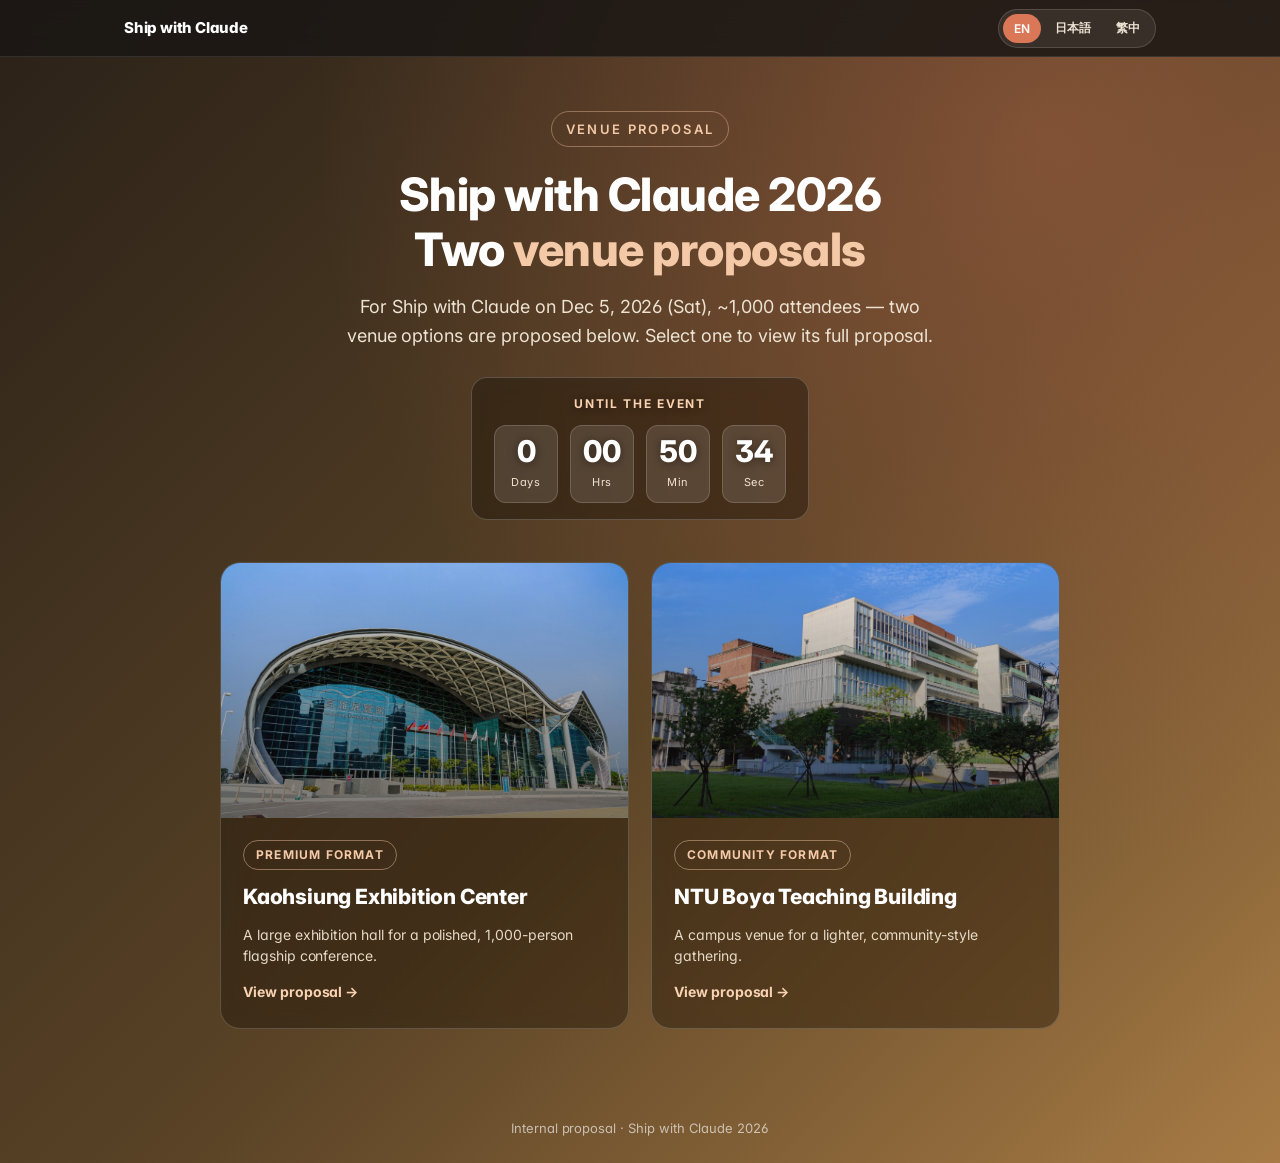
<file: index.html>
<!DOCTYPE html>
<html lang="en">
<head>
<meta charset="UTF-8">
<meta name="viewport" content="width=device-width, initial-scale=1.0, viewport-fit=cover">
<meta name="theme-color" content="#1A1714">
<meta name="robots" content="noindex, nofollow">
<title>Ship with Claude 2026 · Venue Proposals</title>
<meta name="description" content="Ship with Claude 2026 — choose your event format: a premium flagship conference at Kaohsiung Exhibition Center, or a community-style gathering at NTU Boya Teaching Building.">
<link rel="preconnect" href="https://fonts.googleapis.com">
<link rel="preconnect" href="https://fonts.gstatic.com" crossorigin>
<link rel="stylesheet" href="https://fonts.googleapis.com/css2?family=Inter:wght@400;500;600;700;800&display=swap">
<link rel="icon" type="image/x-icon" href="images/claude-favicon.ico">
<link rel="icon" type="image/png" href="images/claude-icon.png">
<link rel="apple-touch-icon" href="images/claude-icon.png">
<link rel="stylesheet" href="css/styles.css">
</head>
<body>

<div class="chooser">

  <nav class="topnav" id="top">
    <div class="wrap topnav-inner">
      <a class="brand" href="#top">Ship with Claude</a>
      <div style="flex:1 1 auto"></div>
      <div class="langbar">
        <button class="langbtn" data-l="en" onclick="setLang('en')"><span class="lg-full">EN</span><span class="lg-mini">EN</span></button>
        <button class="langbtn" data-l="ja" onclick="setLang('ja')"><span class="lg-full">日本語</span><span class="lg-mini">日</span></button>
        <button class="langbtn" data-l="zh" onclick="setLang('zh')"><span class="lg-full">繁中</span><span class="lg-mini">繁</span></button>
      </div>
    </div>
  </nav>

  <main class="chooser-main">
    <span class="eyebrow" data-i18n="eyebrow">Venue Proposal</span>
    <h1 data-i18n-html="h1">Ship with Claude 2026<br>Two <span>venue proposals</span></h1>
    <p class="chooser-lead" data-i18n="lead">For Ship with Claude on Dec 5, 2026 (Sat), ~1,000 attendees — two venue options are proposed below. Select one to view its full proposal.</p>

    <div class="countdown" id="countdown" aria-live="polite">
      <span class="cd-label" data-i18n="cd_label">Until the event</span>
      <div class="cd-units">
        <div class="cd-unit"><b id="cdD">--</b><small data-i18n="cd_d">Days</small></div>
        <div class="cd-unit"><b id="cdH">--</b><small data-i18n="cd_h">Hrs</small></div>
        <div class="cd-unit"><b id="cdM">--</b><small data-i18n="cd_m">Min</small></div>
        <div class="cd-unit"><b id="cdS">--</b><small data-i18n="cd_s">Sec</small></div>
      </div>
    </div>

    <div class="choices">
      <a class="choice" href="kaohsiung.html">
        <div class="choice-thumb" style="background-image:url('images/00-hero-kaohsiung.jpg')"></div>
        <div class="choice-body">
          <span class="choice-tag" data-i18n="tagA">Premium format</span>
          <span class="choice-title" data-i18n="titleA">Kaohsiung Exhibition Center</span>
          <span class="choice-desc" data-i18n="descA">A large exhibition hall for a polished, 1,000-person flagship conference.</span>
          <span class="choice-cta" data-i18n="ctaA">View proposal →</span>
        </div>
      </a>
      <a class="choice" href="ntu.html">
        <div class="choice-thumb" style="background-image:url('images/ntu/00-hero-ntu.jpg')"></div>
        <div class="choice-body">
          <span class="choice-tag" data-i18n="tagB">Community format</span>
          <span class="choice-title" data-i18n="titleB">NTU Boya Teaching Building</span>
          <span class="choice-desc" data-i18n="descB">A campus venue for a lighter, community-style gathering.</span>
          <span class="choice-cta" data-i18n="ctaB">View proposal →</span>
        </div>
      </a>
    </div>
  </main>

  <div class="chooser-foot" data-i18n="foot">Internal proposal · Ship with Claude 2026</div>

</div>

<script>
// 選擇頁自帶迷你多語系（EN / 日本語 / 繁中，預設 EN），與內頁共用 localStorage.forumLang。
const I18N_CHOOSE = {
  en:{
    eyebrow:"Venue Proposal",
    h1:`Ship with Claude 2026<br>Two <span>venue proposals</span>`,
    lead:"For Ship with Claude on Dec 5, 2026 (Sat), ~1,000 attendees — two venue options are proposed below. Select one to view its full proposal.",
    cd_label:"Until the event",cd_d:"Days",cd_h:"Hrs",cd_m:"Min",cd_s:"Sec",
    tagA:"Premium format",titleA:"Kaohsiung Exhibition Center",
    descA:"A large exhibition hall for a polished, 1,000-person flagship conference.",ctaA:"View proposal →",
    tagB:"Community format",titleB:"NTU Boya Teaching Building",
    descB:"A campus venue for a lighter, community-style gathering.",ctaB:"View proposal →",
    foot:"Internal proposal · Ship with Claude 2026"
  },
  ja:{
    eyebrow:"会場提案",
    h1:`Ship with Claude 2026<br><span>2つの会場提案</span>`,
    lead:"2026/12/5（土）・約1,000人規模の Ship with Claude。以下の2つの会場案からお選びいただくと、詳細な提案を表示します。",
    cd_label:"開催まで",cd_d:"日",cd_h:"時",cd_m:"分",cd_s:"秒",
    tagA:"精緻フォーマット",titleA:"高雄エキシビションセンター",
    descA:"千人規模の本格的なカンファレンス向け大型展示ホール。",ctaA:"提案を見る →",
    tagB:"コミュニティフォーマット",titleB:"台湾大学 博雅教学館",
    descB:"コミュニティ向けの軽やかな集まりに適したキャンパス会場。",ctaB:"提案を見る →",
    foot:"社内提案 · Ship with Claude 2026"
  },
  zh:{
    eyebrow:"場地提案",
    h1:`Ship with Claude 2026<br>以下有<span>兩種場地提案</span>`,
    lead:"為 2026/12/5（六）、預估 1,000 人規模的 Ship with Claude，以下提供兩個場地方案，選擇其一即可查看完整提案。",
    cd_label:"距離活動開幕還有",cd_d:"天",cd_h:"時",cd_m:"分",cd_s:"秒",
    tagA:"精緻形式",titleA:"高雄展覽館",
    descA:"大型展館，適合千人規模、正式精緻的旗艦大會。",ctaA:"查看場地提案 →",
    tagB:"一般社群形式",titleB:"台大博雅教學館",
    descB:"校園場地，適合社群風格、輕量的聚會。",ctaB:"查看場地提案 →",
    foot:"內部提案 · Ship with Claude 2026"
  }
};

function setLang(l){
  const d = I18N_CHOOSE[l] || I18N_CHOOSE.en;
  document.documentElement.lang = (l==='zh'?'zh-Hant':l);
  document.querySelectorAll('[data-i18n]').forEach(e=>{const k=e.getAttribute('data-i18n'); if(d[k]!==undefined) e.textContent=d[k];});
  document.querySelectorAll('[data-i18n-html]').forEach(e=>{const k=e.getAttribute('data-i18n-html'); if(d[k]!==undefined) e.innerHTML=d[k];});
  document.querySelectorAll('.langbtn').forEach(b=>b.classList.toggle('active', b.dataset.l===l));
  try{localStorage.setItem('forumLang',l);}catch(e){}
}
// 啟動：沿用先前選擇的語言偏好；首次造訪（或先前偏好為本頁未支援語言，如內頁的 ko）時預設英文。
(function(){
  let l='en';
  try{l=localStorage.getItem('forumLang')||'en';}catch(e){}
  if(!I18N_CHOOSE[l]) l='en';
  setLang(l);
})();

// 倒數計時器：距離活動開幕（2026/12/5 09:00 高雄當地時間）。
(function(){
  const target=new Date('2026-12-05T09:00:00+08:00').getTime();
  const D=document.getElementById('cdD'),H=document.getElementById('cdH'),M=document.getElementById('cdM'),S=document.getElementById('cdS');
  if(!D) return;
  const p2=n=>String(n).padStart(2,'0');
  function tick(){
    const diff=target-Date.now();
    if(diff<=0){D.textContent=H.textContent=M.textContent=S.textContent='00';return;}
    const s=Math.floor(diff/1000);
    D.textContent=Math.floor(s/86400);
    H.textContent=p2(Math.floor(s%86400/3600));
    M.textContent=p2(Math.floor(s%3600/60));
    S.textContent=p2(s%60);
  }
  tick(); setInterval(tick,1000);
})();
</script>

</body>
</html>
</file>
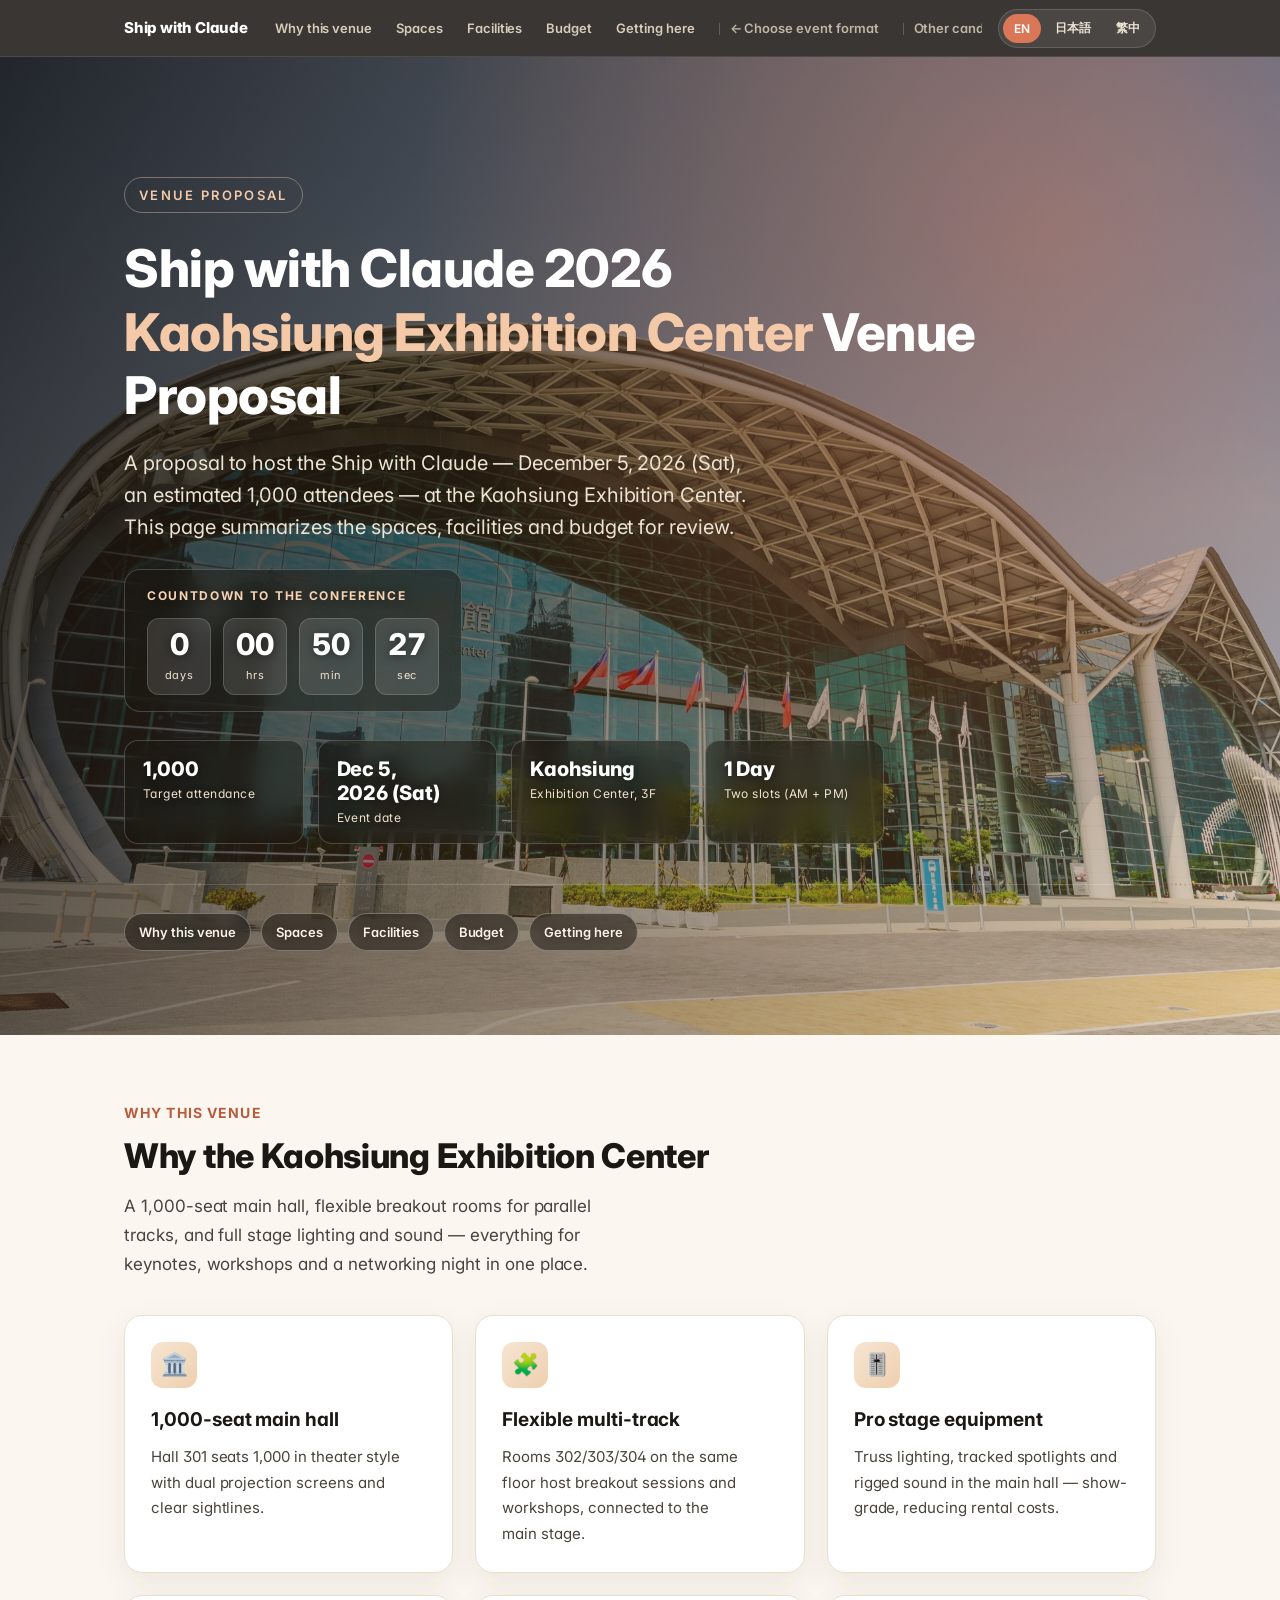
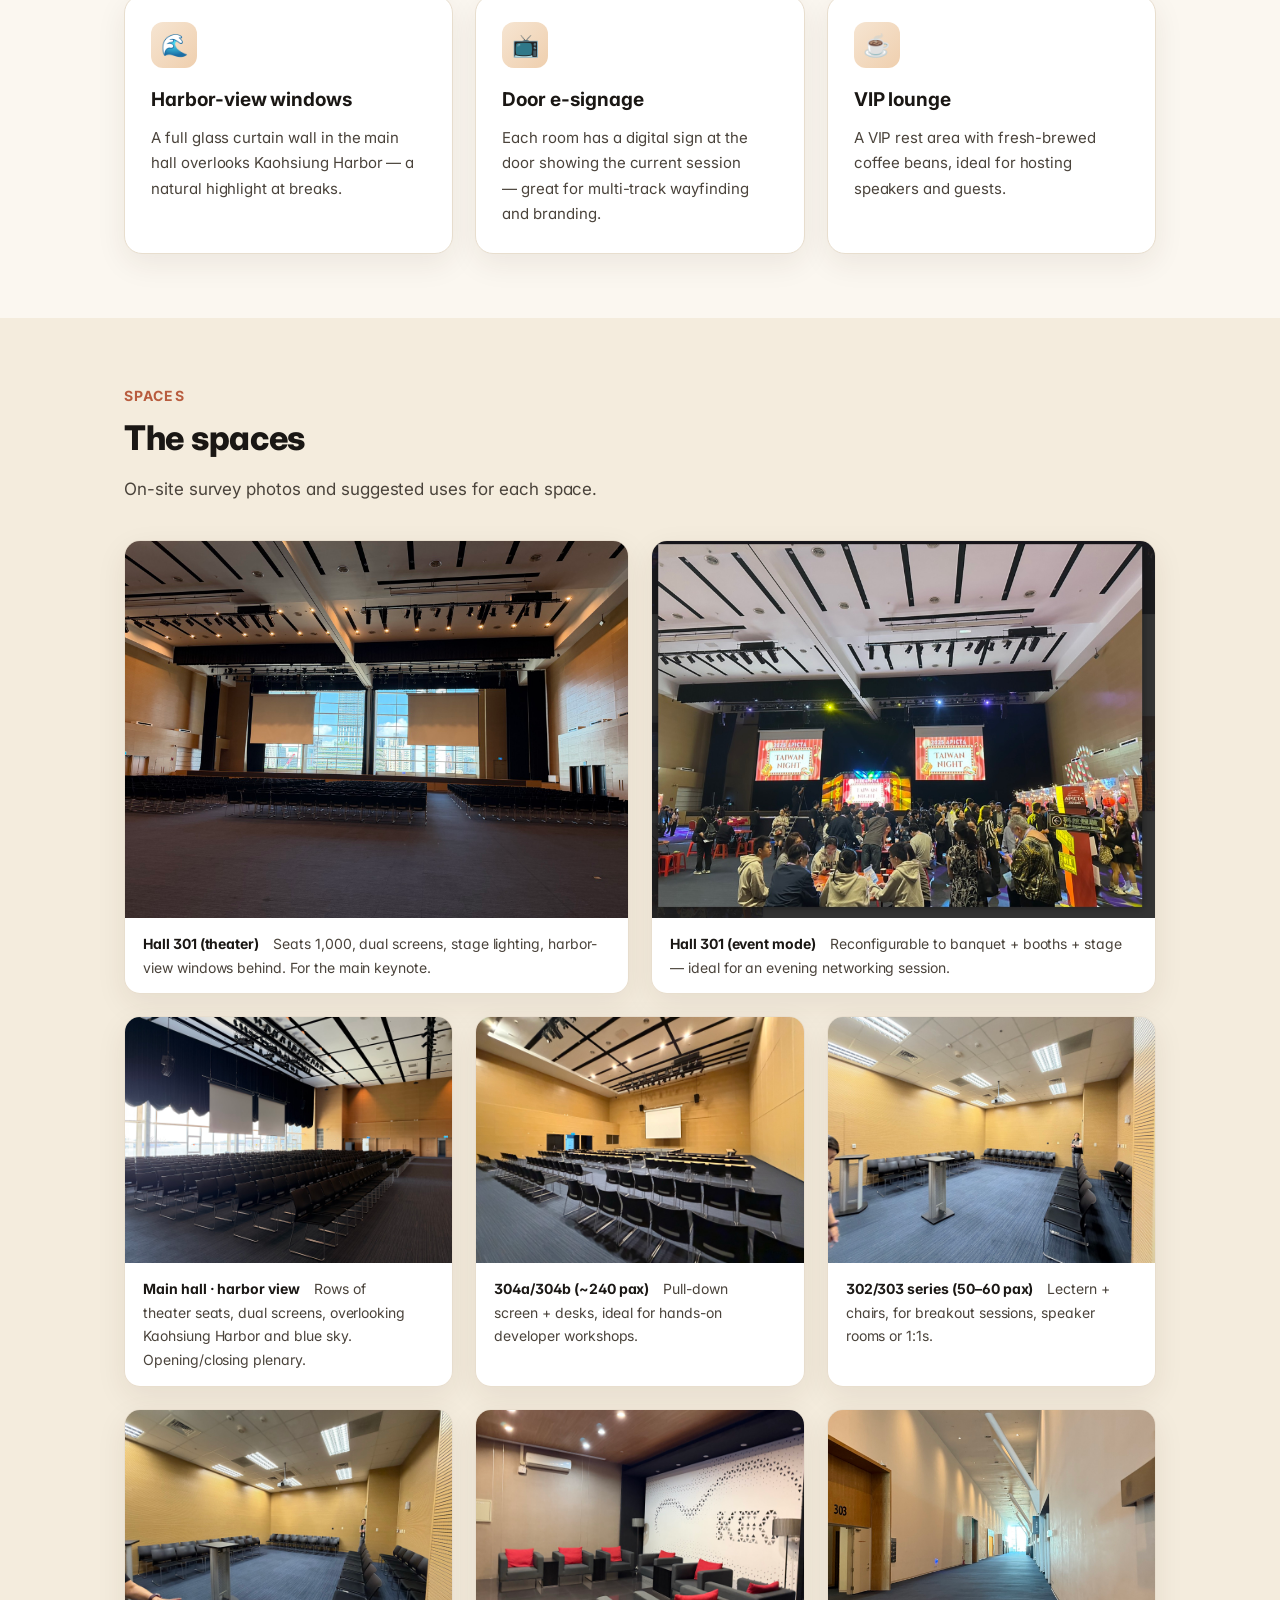
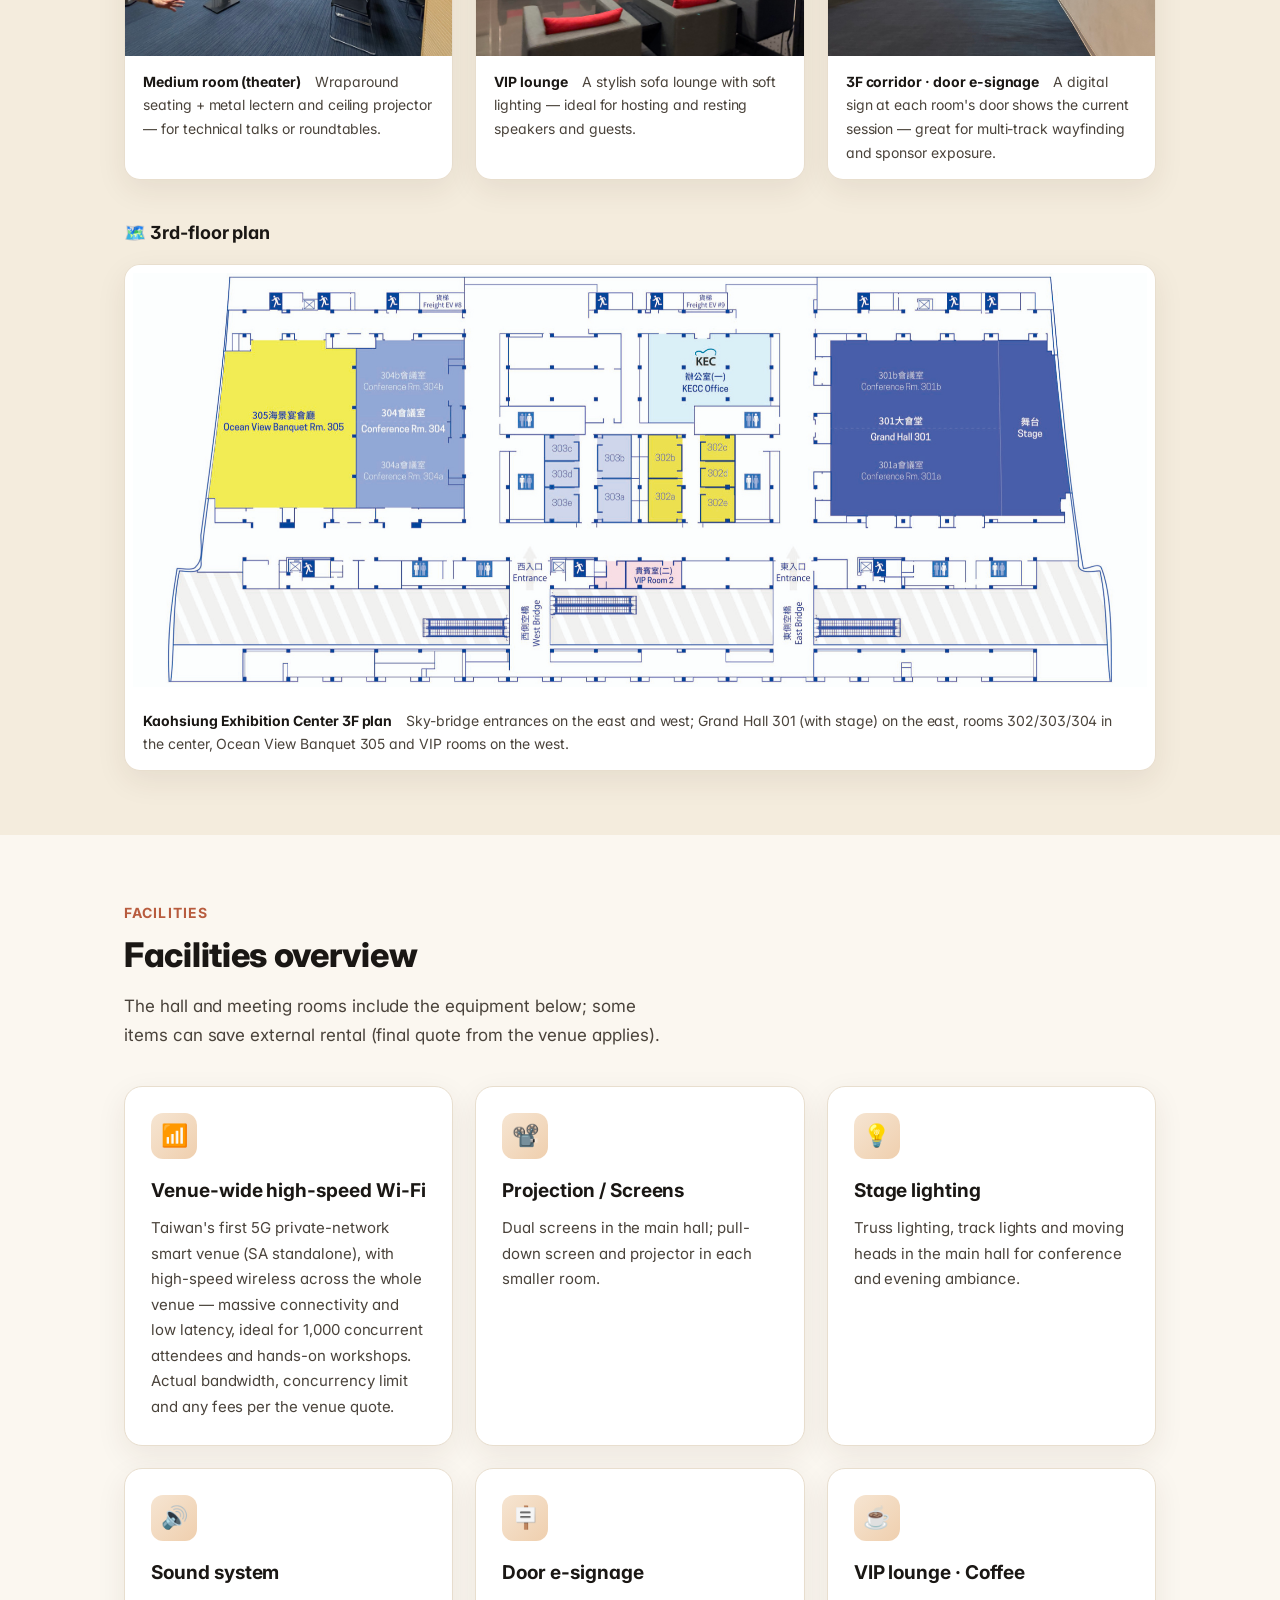
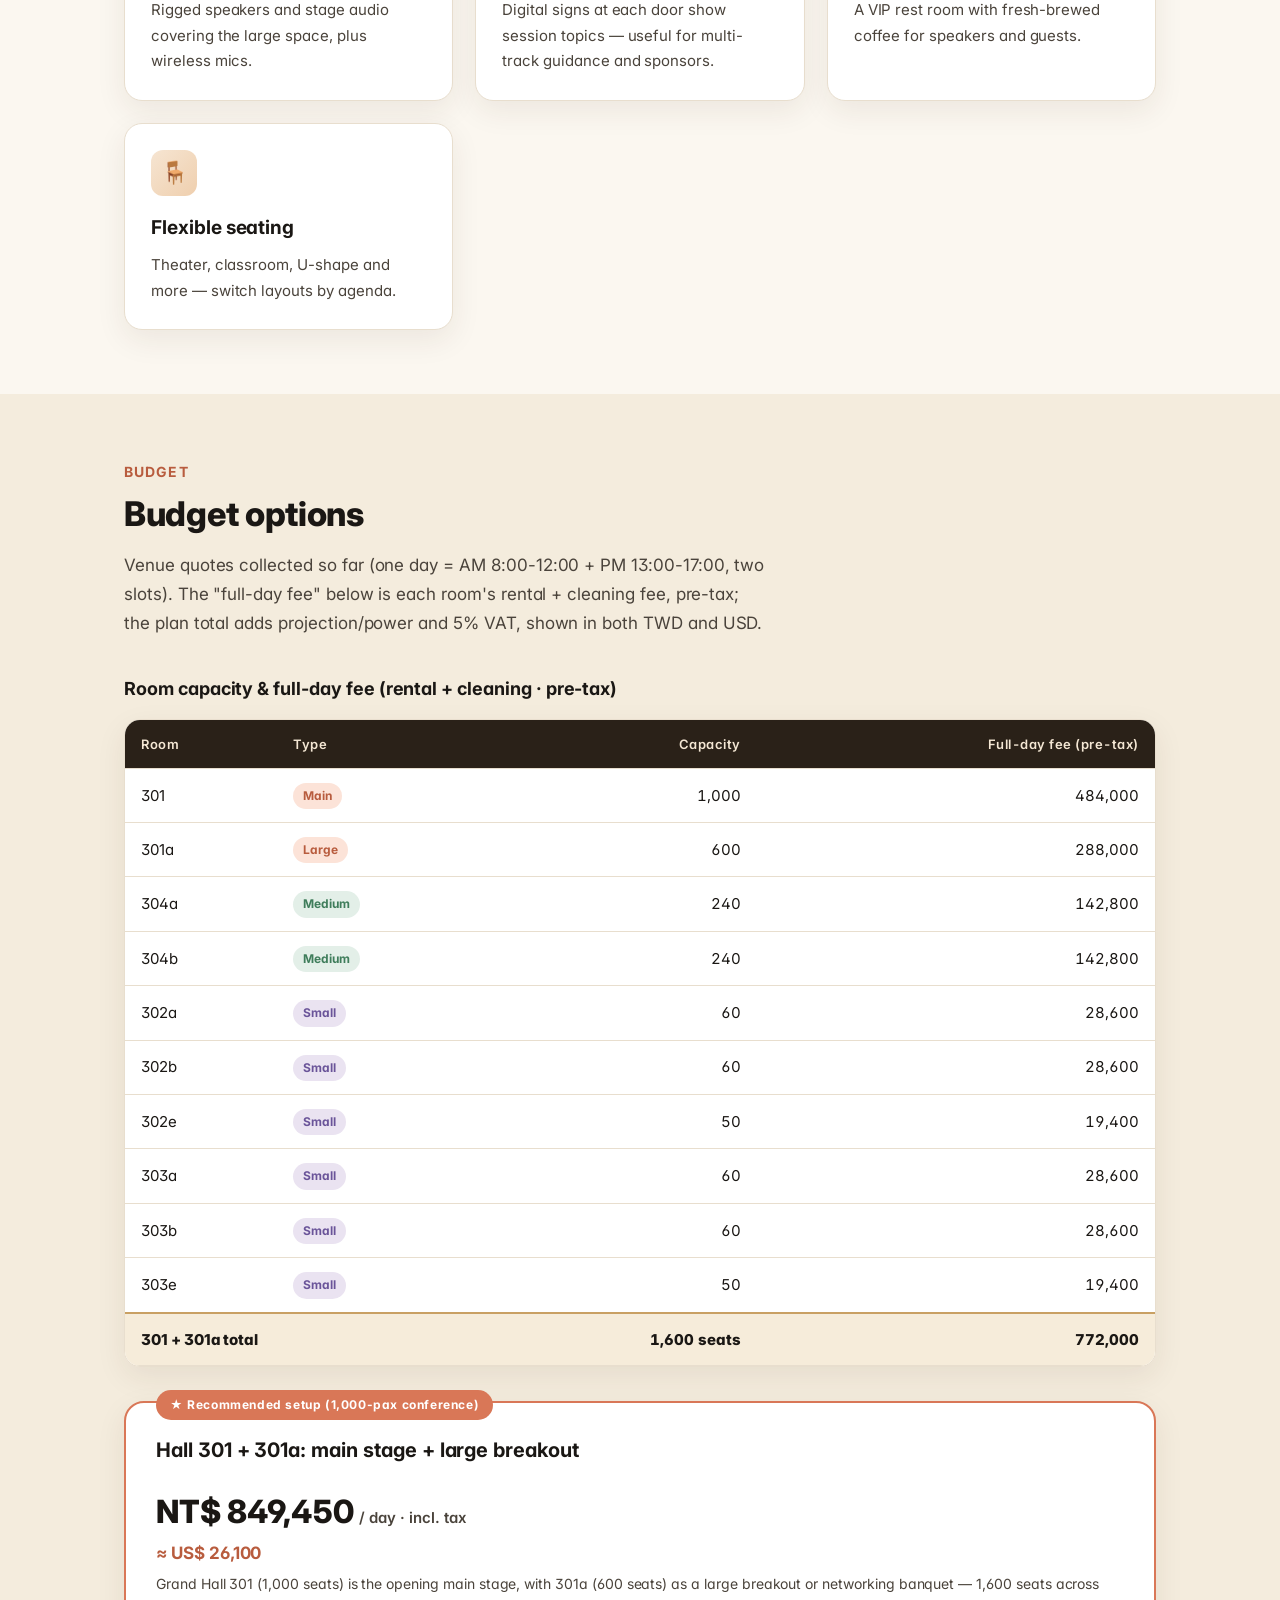
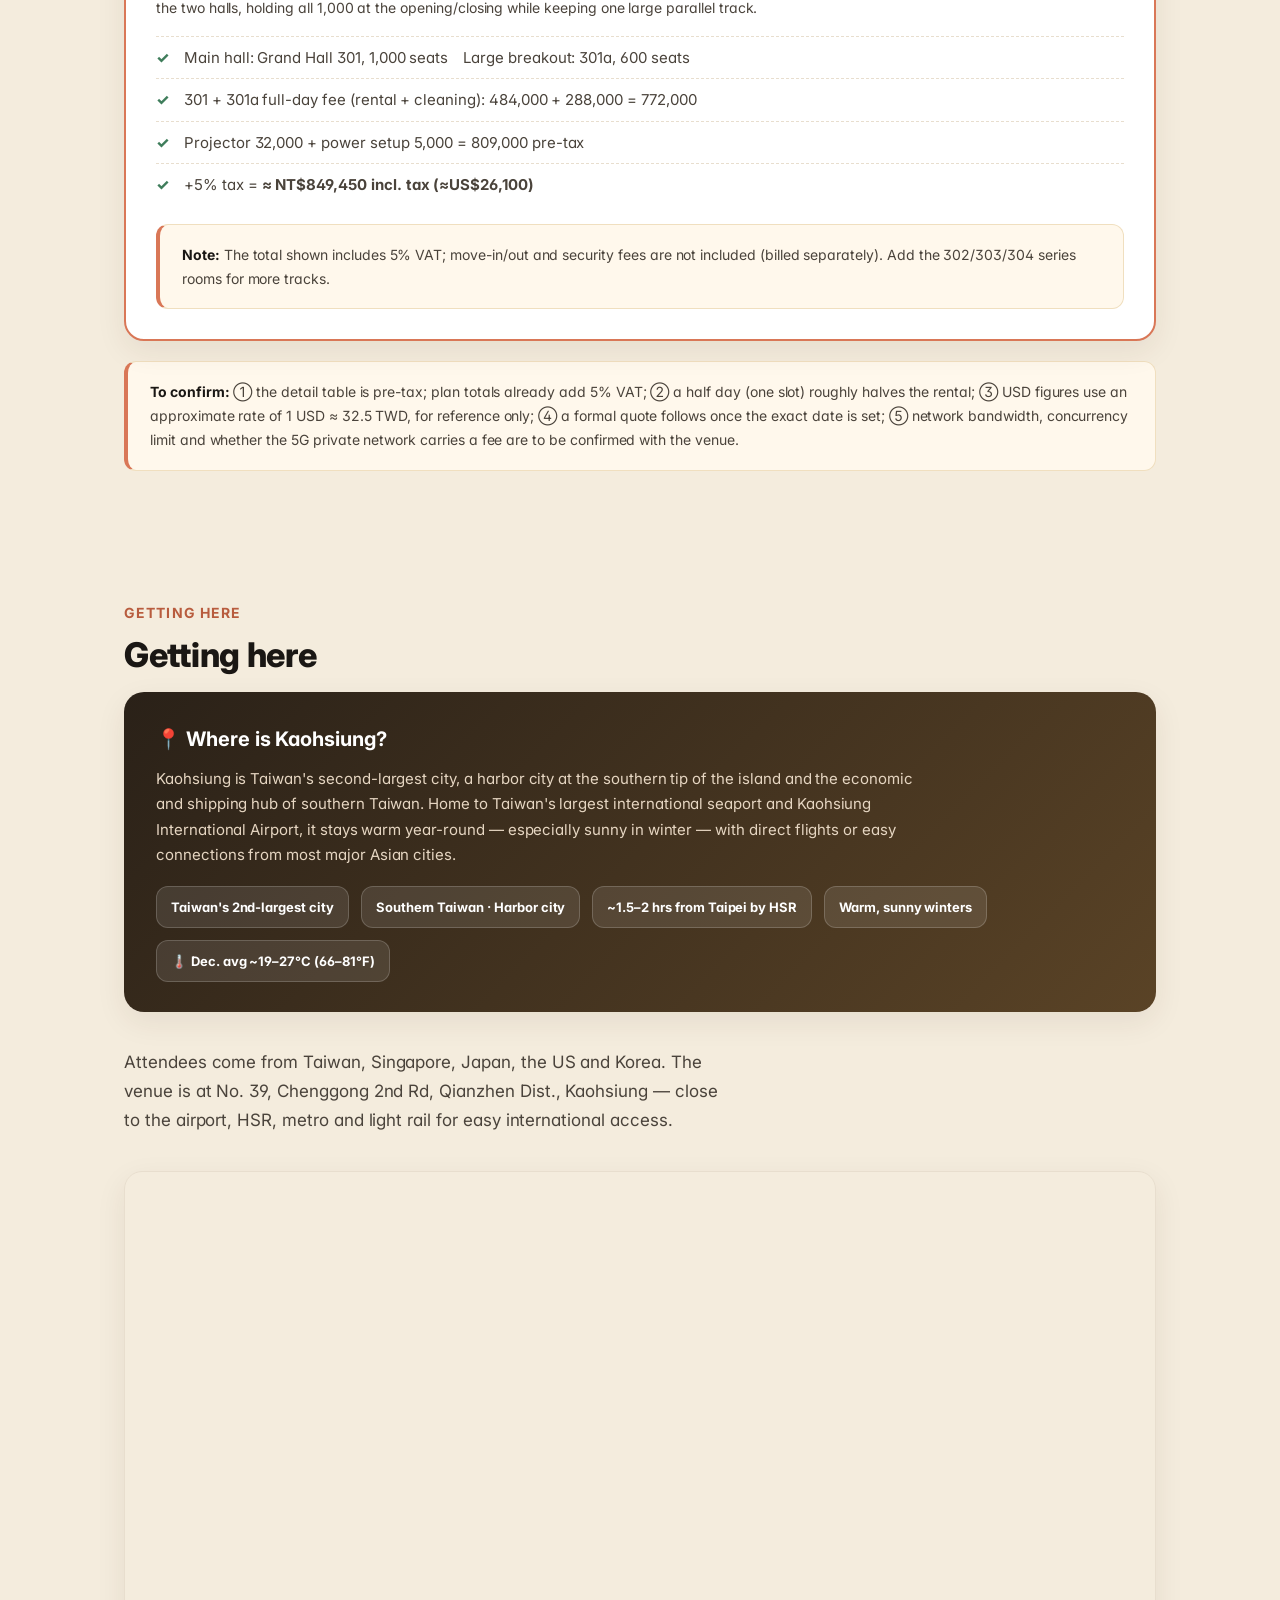
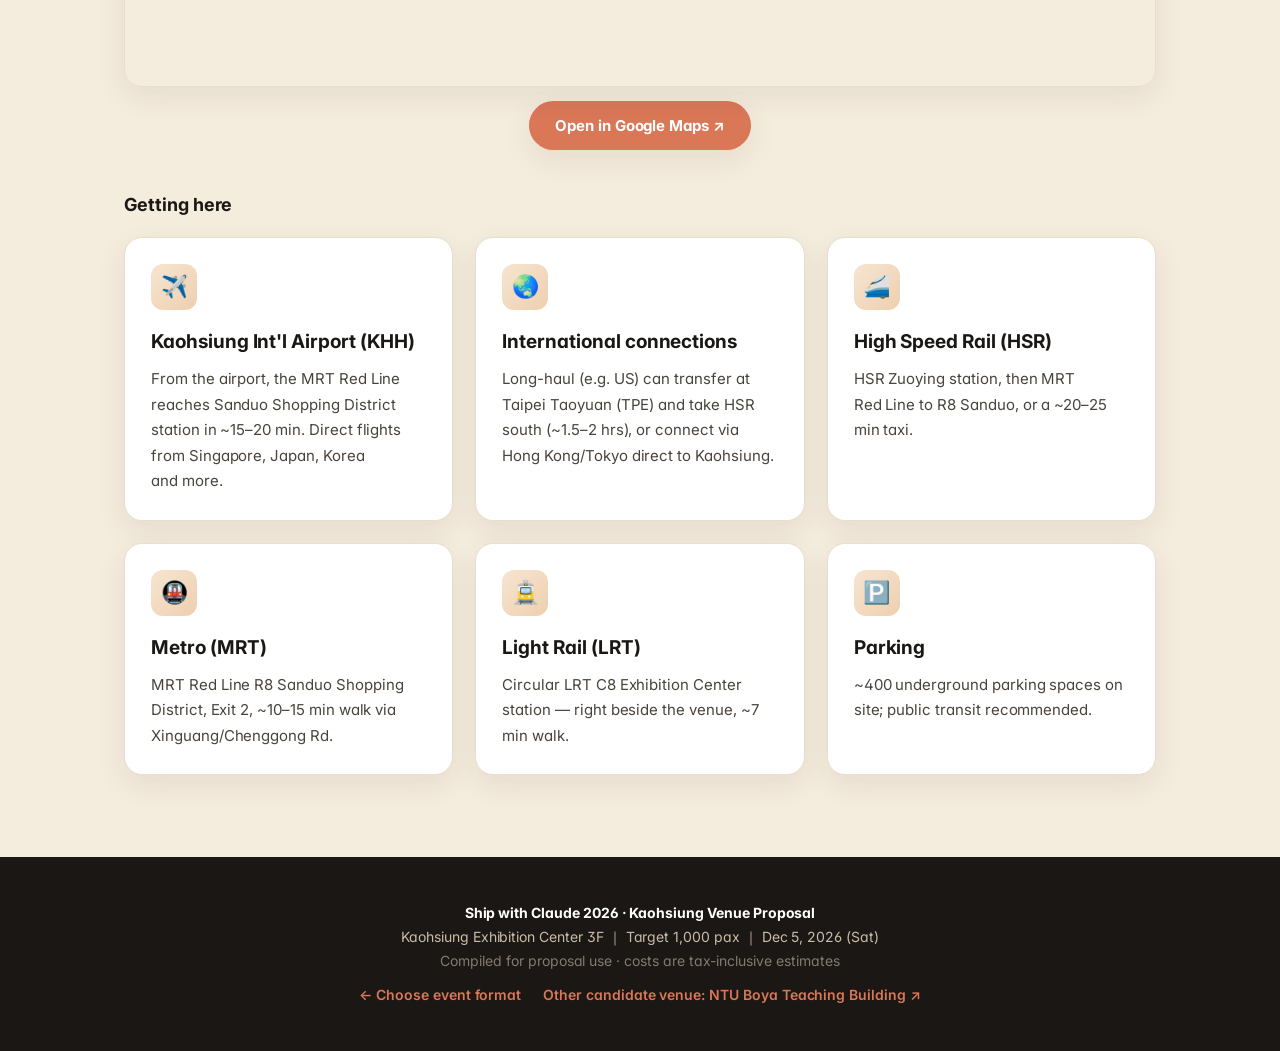
<file: kaohsiung.html>
<!DOCTYPE html>
<html lang="zh-Hant">
<head>
<meta charset="UTF-8">
<meta name="viewport" content="width=device-width, initial-scale=1.0, viewport-fit=cover">
<meta name="theme-color" content="#1A1714">
<meta name="robots" content="noindex, nofollow">
<title>Ship with Claude 2026 · 高雄展覽館 場地提案</title>
<meta name="description" content="Ship with Claude 2026 高雄展覽館場地規劃提案：空間、設備、費用方案與交通位置。">
<link rel="preconnect" href="https://fonts.googleapis.com">
<link rel="preconnect" href="https://fonts.gstatic.com" crossorigin>
<link rel="stylesheet" href="https://fonts.googleapis.com/css2?family=Inter:wght@400;500;600;700;800&display=swap">
<link rel="icon" type="image/x-icon" href="images/claude-favicon.ico">
<link rel="icon" type="image/png" href="images/claude-icon.png">
<link rel="apple-touch-icon" href="images/claude-icon.png">
<link rel="stylesheet" href="css/styles.css">
</head>
<body>

<nav class="topnav" id="top">
  <div class="wrap topnav-inner">
    <a class="brand" href="#top">Ship with Claude</a>
    <div class="navlinks" id="navlinks">
      <a href="#why" data-i18n="toc1">為何選此場地</a>
      <a href="#spaces" data-i18n="toc2">空間介紹</a>
      <a href="#facility" data-i18n="toc3">設備總覽</a>
      <a href="#cost" data-i18n="toc4">費用方案</a>
      <a href="#travel" data-i18n="toc6">交通與位置</a>
      <a class="venue-choose" href="index.html" data-i18n="venue_choose">← 選擇活動形式</a>
      <a class="venue-alt" href="ntu.html" data-i18n="venue_alt">其他候選場地：台大博雅教學館 ↗</a>
    </div>
    <div class="langbar">
      <button class="langbtn" data-l="en" onclick="setLang('en')"><span class="lg-full">EN</span><span class="lg-mini">EN</span></button>
      <button class="langbtn" data-l="ja" onclick="setLang('ja')"><span class="lg-full">日本語</span><span class="lg-mini">日</span></button>
      <button class="langbtn" data-l="zh" onclick="setLang('zh')"><span class="lg-full">繁中</span><span class="lg-mini">繁</span></button>
    </div>
    <button class="navtoggle" id="navToggle" aria-label="開啟選單" aria-controls="navlinks" aria-expanded="false">
      <span></span><span></span><span></span>
    </button>
  </div>
</nav>

<!-- HERO -->
<header class="hero">
  <div class="hero-bg"></div>
  <div class="wrap">
    <span class="eyebrow" data-i18n="eyebrow">場地提案 · Venue Proposal</span>
    <h1 data-i18n-html="h1">Ship with Claude 2026<br><span>高雄展覽館</span> 場地規劃提案</h1>
    <p class="lead" data-i18n="lead">為 2026/12/5（週六）、預估 1,000 人規模的 Ship with Claude，提案以高雄展覽館作為主辦場地。</p>
    <div class="countdown" id="countdown" aria-live="polite">
      <span class="cd-label" data-i18n="cd_label">距離活動開幕還有</span>
      <div class="cd-units">
        <div class="cd-unit"><b id="cdD">--</b><small data-i18n="cd_d">天</small></div>
        <div class="cd-unit"><b id="cdH">--</b><small data-i18n="cd_h">時</small></div>
        <div class="cd-unit"><b id="cdM">--</b><small data-i18n="cd_m">分</small></div>
        <div class="cd-unit"><b id="cdS">--</b><small data-i18n="cd_s">秒</small></div>
      </div>
    </div>
    <div class="facts">
      <div class="fact"><b data-i18n="f1v">1,000 人</b><small data-i18n="f1l">目標與會規模</small></div>
      <div class="fact"><b data-i18n="f2v">2026/12/5（六）</b><small data-i18n="f2l">活動日期</small></div>
      <div class="fact"><b data-i18n="f3v">高雄</b><small data-i18n="f3l">高雄展覽館 3F</small></div>
      <div class="fact"><b data-i18n="f4v">1 天</b><small data-i18n="f4l">兩個時段（上午＋下午）</small></div>
    </div>
    <nav class="toc">
      <a href="#why" data-i18n="toc1">為何選此場地</a>
      <a href="#spaces" data-i18n="toc2">空間介紹</a>
      <a href="#facility" data-i18n="toc3">設備總覽</a>
      <a href="#cost" data-i18n="toc4">費用方案</a>
      <a href="#travel" data-i18n="toc6">交通與位置</a>
    </nav>
  </div>
</header>

<!-- WHY -->
<section id="why">
  <div class="wrap">
    <span class="sec-tag" data-i18n="why_tag">Why this venue</span>
    <h2 data-i18n="why_h2">為什麼選高雄展覽館</h2>
    <p class="sec-intro" data-i18n="why_intro">場地具備容納千人的主廳、可彈性分割的多軌會議室，以及完整舞台燈光音響，一站滿足主場演講、分組工作坊與交流晚宴。</p>
    <div class="grid g3">
      <div class="card"><div class="ico">🏛️</div><h3 data-i18n="why_c1t">千人主廳</h3><p data-i18n="why_c1d">301 主廳可容納 1,000 人，劇院式座位、雙投影布幕、視線無死角。</p></div>
      <div class="card"><div class="ico">🧩</div><h3 data-i18n="why_c2t">多軌可彈性分割</h3><p data-i18n="why_c2d">同層 302／303／304 系列會議室可作分組議程與工作坊，與主場同層串連。</p></div>
      <div class="card"><div class="ico">🎚️</div><h3 data-i18n="why_c3t">專業舞台設備</h3><p data-i18n="why_c3d">主廳具桁架燈光、軌道聚光燈與懸吊音響，演出等級，降低外租成本。</p></div>
      <div class="card"><div class="ico">🌊</div><h3 data-i18n="why_c4t">港景落地窗</h3><p data-i18n="why_c4d">主廳整面落地玻璃帷幕，外望高雄港與市景，交流時段的天然亮點。</p></div>
      <div class="card"><div class="ico">📺</div><h3 data-i18n="why_c5t">門口電子看板</h3><p data-i18n="why_c5d">各會議室門口電子螢幕可顯示當前場次主題，方便多軌指引與品牌露出。</p></div>
      <div class="card"><div class="ico">☕</div><h3 data-i18n="why_c6t">貴賓休息室</h3><p data-i18n="why_c6d">提供貴賓休息空間並備咖啡豆可現場沖泡，適合講者與貴賓接待。</p></div>
    </div>
  </div>
</section>

<!-- SPACES -->
<section id="spaces" style="background:#F4ECDD">
  <div class="wrap">
    <span class="sec-tag" data-i18n="sp_tag">Spaces</span>
    <h2 data-i18n="sp_h2">空間介紹</h2>
    <p class="sec-intro" data-i18n="sp_intro">以下為各空間實地場勘照片與用途建議。</p>

    <div class="grid g2" style="margin-bottom:22px">
      <figure>
        <img class="ph" src="images/01-main-hall-theater.jpg" alt="301" onerror="this.style.display='none';this.nextElementSibling.style.display='flex'">
        <div class="photo-slot"><span class="pin">📷</span><b data-i18n="sp_ph1">主廳 301・劇院式</b><code>images/01-main-hall-theater.jpg</code></div>
        <figcaption data-i18n-html="sp_cap1"><b>301 主廳（劇院式）</b>　可容 1,000 人，雙投影布幕、舞台燈光、後方落地窗港景。大會主場 Keynote 用。</figcaption>
      </figure>
      <figure>
        <img class="ph" src="images/02-main-hall-event.jpg" alt="301 event" onerror="this.style.display='none';this.nextElementSibling.style.display='flex'">
        <div class="photo-slot"><span class="pin">📷</span><b data-i18n="sp_ph2">主廳 301・活動實況</b><code>images/02-main-hall-event.jpg</code></div>
        <figcaption data-i18n-html="sp_cap2"><b>301 主廳（活動模式）</b>　可改為宴會＋展攤＋舞台配置，適合大會晚間交流。</figcaption>
      </figure>
    </div>

    <div class="grid g3" style="margin-bottom:22px">
      <figure>
        <img class="ph" src="images/03-hall-harbor-view.jpg" alt="harbor" onerror="this.style.display='none';this.nextElementSibling.style.display='flex'">
        <div class="photo-slot"><span class="pin">📷</span><b data-i18n="sp_ph3">大廳・港景落地窗</b><code>images/03-hall-harbor-view.jpg</code></div>
        <figcaption data-i18n-html="sp_cap3"><b>主廳・港景落地窗</b>　整排劇院座椅、雙布幕，外望高雄港與藍天。開閉幕全體大會。</figcaption>
      </figure>
      <figure>
        <img class="ph" src="images/04-medium-room.jpg" alt="medium" onerror="this.style.display='none';this.nextElementSibling.style.display='flex'">
        <div class="photo-slot"><span class="pin">📷</span><b data-i18n="sp_ph4">中型會議室・課桌椅</b><code>images/04-medium-room.jpg</code></div>
        <figcaption data-i18n-html="sp_cap4"><b>304a／304b（約 240 人）</b>　下拉布幕＋課桌椅，適合需動手做的開發者 workshop。</figcaption>
      </figure>
      <figure>
        <img class="ph" src="images/05-small-room.jpg" alt="small" onerror="this.style.display='none';this.nextElementSibling.style.display='flex'">
        <div class="photo-slot"><span class="pin">📷</span><b data-i18n="sp_ph5">小型會議室・分組</b><code>images/05-small-room.jpg</code></div>
        <figcaption data-i18n-html="sp_cap5"><b>302／303 系列（50–60 人）</b>　講台＋活動座椅，適合分組議程、講者休息或一對一。</figcaption>
      </figure>
    </div>

    <div class="grid g3">
      <figure>
        <img class="ph" src="images/08-meeting-room.jpg" alt="meeting room" onerror="this.style.display='none';this.nextElementSibling.style.display='flex'">
        <div class="photo-slot"><span class="pin">📷</span><b data-i18n="sp_ph8">中型會議室・劇院式</b><code>images/08-meeting-room.jpg</code></div>
        <figcaption data-i18n-html="sp_cap8"><b>中型會議室（劇院式）</b>　環形排椅＋金屬講台、天花板投影機，適合技術主題演講或圓桌。</figcaption>
      </figure>
      <figure>
        <img class="ph" src="images/06-vip-lounge.jpg" alt="vip lounge" onerror="this.style.display='none';this.nextElementSibling.style.display='flex'">
        <div class="photo-slot"><span class="pin">📷</span><b data-i18n="sp_ph7">貴賓休息室</b><code>images/06-vip-lounge.jpg</code></div>
        <figcaption data-i18n-html="sp_cap7"><b>貴賓休息室</b>　設計感沙發交誼區，柔和照明，適合講者與貴賓休憩、接待。</figcaption>
      </figure>
      <figure>
        <img class="ph" src="images/07-corridor-signage.jpg" alt="corridor signage" onerror="this.style.display='none';this.nextElementSibling.style.display='flex'">
        <div class="photo-slot"><span class="pin">📷</span><b data-i18n="sp_ph6">走廊・門口電子看板</b><code>images/07-corridor-signage.jpg</code></div>
        <figcaption data-i18n-html="sp_cap6"><b>三樓走廊・門口電子看板</b>　各會議室門口設電子螢幕，可顯示當前場次主題，利於多軌指引與贊助露出。</figcaption>
      </figure>
    </div>

    <h3 style="margin:38px 0 16px;font-size:18px" data-i18n="fp_h">🗺️ 三樓場地平面圖</h3>
    <figure>
      <img class="ph" src="images/floor-plan.jpg" alt="3F floor plan" style="aspect-ratio:auto;background:#fff;padding:8px" onerror="this.style.display='none';this.nextElementSibling.style.display='flex'">
      <div class="photo-slot"><span class="pin">🗺️</span><b data-i18n="sp_fp">三樓平面圖（301 大會堂・302/303/304 會議室・305 海景宴會廳・貴賓室）</b><code>images/floor-plan.jpg</code></div>
      <figcaption data-i18n-html="fp_cap"><b>高雄展覽館 3F 平面圖</b>　東西兩側空橋入口；301 大會堂（含舞台）位於東側，中央為 302／303／304 系列會議室，西側為 305 海景宴會廳與貴賓室。</figcaption>
    </figure>
  </div>
</section>

<!-- FACILITY -->
<section id="facility">
  <div class="wrap">
    <span class="sec-tag" data-i18n="fa_tag">Facilities</span>
    <h2 data-i18n="fa_h2">設備總覽</h2>
    <p class="sec-intro" data-i18n="fa_intro">主廳與會議室皆內建以下設備，部分項目可省去外租成本（仍以場地正式報價為準）。</p>
    <div class="grid g3">
      <div class="card"><div class="ico">📶</div><h3 data-i18n="fa_net_t">全館高速無線網路</h3><p data-i18n="fa_net_d">台灣首座 5G 專頻專網智慧場館（SA 獨立組網），全館覆蓋高速無線網路，具大連結、低延遲特性，適合千人同時連線與動手做工作坊。實際頻寬、併發上限與是否計費以場地方報價為準。</p></div>
      <div class="card"><div class="ico">📽️</div><h3 data-i18n="fa_c1t">投影 / 布幕</h3><p data-i18n="fa_c1d">主廳雙投影布幕；中小型會議室各配下拉式布幕與單槍投影機。</p></div>
      <div class="card"><div class="ico">💡</div><h3 data-i18n="fa_c2t">舞台燈光</h3><p data-i18n="fa_c2d">主廳具桁架燈光、軌道燈與電腦燈，可營造大會與晚會氛圍。</p></div>
      <div class="card"><div class="ico">🔊</div><h3 data-i18n="fa_c3t">音響系統</h3><p data-i18n="fa_c3d">懸吊式喇叭與舞台音響，覆蓋大空間，可搭配無線麥克風。</p></div>
      <div class="card"><div class="ico">🪧</div><h3 data-i18n="fa_c4t">門口電子看板</h3><p data-i18n="fa_c4d">各室門口螢幕可顯示場次主題，利於多軌指引與贊助露出。</p></div>
      <div class="card"><div class="ico">☕</div><h3 data-i18n="fa_c5t">貴賓室・咖啡</h3><p data-i18n="fa_c5d">貴賓休息室，備咖啡豆可現場沖泡，供講者與貴賓接待。</p></div>
      <div class="card"><div class="ico">🪑</div><h3 data-i18n="fa_c6t">彈性桌椅</h3><p data-i18n="fa_c6d">劇院式、課桌椅、ㄇ字會議等多種排法，依議程自由切換。</p></div>
    </div>
  </div>
</section>

<!-- COST -->
<section id="cost" style="background:#F4ECDD">
  <div class="wrap">
    <span class="sec-tag" data-i18n="co_tag">Budget</span>
    <h2 data-i18n="co_h2">費用方案</h2>
    <p class="sec-intro" data-i18n="co_intro">以下為目前蒐集到的場地報價（一天＝上午 8:00–12:00、下午 13:00–17:00 兩個時段）。下表「整天費用」為各會議室租借＋清潔費的未稅金額；方案總價另加投影／配電並外加 5% 營業稅，同時以新台幣與美金呈現。</p>

    <h3 style="margin:8px 0 14px;font-size:18px" data-i18n="co_tbl_h">各會議室容量與整天費用（含租借＋清潔・未稅）</h3>
    <div class="table-wrap">
      <table>
        <thead>
          <tr>
            <th data-i18n="co_th1">會議室</th>
            <th data-i18n="co_th2">定位</th>
            <th class="num" data-i18n="co_th3">可容納人數</th>
            <th class="num" data-i18n="co_th4">整天費用（未稅）</th>
          </tr>
        </thead>
        <tbody>
          <tr><td>301</td><td><span class="pill main" data-i18n="pl_main">主廳</span></td><td class="num">1,000</td><td class="num">484,000</td></tr>
          <tr><td>301a</td><td><span class="pill main" data-i18n="pl_large">大型</span></td><td class="num">600</td><td class="num">288,000</td></tr>
          <tr><td>304a</td><td><span class="pill mid" data-i18n="pl_mid">中型</span></td><td class="num">240</td><td class="num">142,800</td></tr>
          <tr><td>304b</td><td><span class="pill mid" data-i18n="pl_mid2">中型</span></td><td class="num">240</td><td class="num">142,800</td></tr>
          <tr><td>302a</td><td><span class="pill small" data-i18n="pl_small">小型</span></td><td class="num">60</td><td class="num">28,600</td></tr>
          <tr><td>302b</td><td><span class="pill small" data-i18n="pl_small2">小型</span></td><td class="num">60</td><td class="num">28,600</td></tr>
          <tr><td>302e</td><td><span class="pill small" data-i18n="pl_small3">小型</span></td><td class="num">50</td><td class="num">19,400</td></tr>
          <tr><td>303a</td><td><span class="pill small" data-i18n="pl_small4">小型</span></td><td class="num">60</td><td class="num">28,600</td></tr>
          <tr><td>303b</td><td><span class="pill small" data-i18n="pl_small5">小型</span></td><td class="num">60</td><td class="num">28,600</td></tr>
          <tr><td>303e</td><td><span class="pill small" data-i18n="pl_small6">小型</span></td><td class="num">50</td><td class="num">19,400</td></tr>
        </tbody>
        <tfoot>
          <tr><td colspan="2" data-i18n="co_tfoot1">301＋301a 合計</td><td class="num" data-i18n="co_tfoot2">1,600 席</td><td class="num">772,000</td></tr>
        </tfoot>
      </table>
    </div>

    <div style="margin-top:34px">
      <div class="plan rec">
        <span class="badge" data-i18n="planA_badge">★ 建議場地配置（1,000 人大會）</span>
        <h3 data-i18n="planA_title">301 大會堂＋301a：主場＋大型分軌</h3>
        <div class="price">NT$ 849,450 <small data-i18n="per_incl">/ 整天・含稅</small></div>
        <div class="price-usd" data-i18n="planA_usd">≈ US$ 26,100</div>
        <p style="color:var(--ink-soft);font-size:14px" data-i18n="planA_desc">301 大會堂（1,000 席）作開場主場，301a（600 席）作大型分軌或交流宴會，兩廳合計 1,600 席，容納千人開閉幕並保留一條大型平行軌。</p>
        <ul>
          <li data-i18n="planA_li1">主場：301 大會堂 1,000 席　大型分軌：301a 600 席</li>
          <li data-i18n="planA_li2">301＋301a 整天費用（租借＋清潔）：484,000＋288,000 ＝ 772,000</li>
          <li data-i18n="planA_li3">投影機 32,000 ＋ 設備配電 5,000 ＝ 未稅 809,000</li>
          <li data-i18n-html="planA_li4">＋5% 稅 ＝ <b>含稅約 NT$849,450（≈US$26,100）</b></li>
        </ul>
        <div class="note" style="margin-top:18px" data-i18n-html="planA_note"><b>說明：</b>標示總價已含 5% 營業稅；未含進出場費與保全費（場地另計）。如需更多分軌，可再加租 302／303／304 系列會議室。</div>
      </div>
    </div>

    <div class="note" data-i18n-html="co_note"><b>待確認事項：</b>① 明細表為未稅報價，方案總價已外加 5% 營業稅；② 進出場費用與保全費尚未列入（場地另計）；③ 半天（單時段）可使租借費約減半；④ 美金金額以匯率約 1 USD ≈ 32.5 TWD 換算，僅供參考；⑤ 確切活動日期確認後場地方才提供正式報價。</div>
  </div>
</section>

<!-- TRAVEL -->
<section id="travel" style="background:#F4ECDD">
  <div class="wrap">
    <span class="sec-tag" data-i18n="tr_tag">Getting here</span>
    <h2 data-i18n="tr_h2">交通與位置</h2>

    <div class="geo">
      <h3 data-i18n="geo_h">📍 高雄在哪裡？</h3>
      <p data-i18n="geo_d">高雄是台灣第二大城、位於台灣本島最南端的港灣城市，是南台灣的經濟與航運中心。坐擁台灣最大的國際商港與高雄國際機場，氣候全年溫暖、冬季尤其陽光充足，自亞洲多數主要城市均有直飛或便捷轉乘。</p>
      <div class="geofacts">
        <span><b data-i18n="geo_f1">台灣第二大城</b></span>
        <span><b data-i18n="geo_f2">台灣南部・港都</b></span>
        <span><b data-i18n="geo_f3">距台北高鐵約 1.5–2 小時</b></span>
        <span><b data-i18n="geo_f4">冬季溫暖晴朗</b></span>
        <span>🌡️ <b data-i18n="geo_f5">12 月均溫約 19–27°C</b></span>
      </div>
    </div>

    <p class="sec-intro" data-i18n="tr_intro">與會者來自台灣、新加坡、日本、美國、韓國等地。場地位於高雄市前鎮區成功二路 39 號，緊鄰機場、高鐵、捷運與輕軌，國際與會者抵達便利。</p>

    <div class="map-frame">
      <iframe src="https://www.google.com/maps?q=Kaohsiung+Exhibition+Center&output=embed"
        loading="lazy" referrerpolicy="no-referrer-when-downgrade" title="Kaohsiung Exhibition Center"></iframe>
    </div>
    <p style="text-align:center;margin:14px 0 40px">
      <a class="btn" href="https://www.google.com/maps/search/?api=1&query=Kaohsiung+Exhibition+Center" target="_blank" rel="noopener" data-i18n="tr_btn">在 Google 地圖開啟 ↗</a>
    </p>

    <h3 style="font-size:18px;margin-bottom:16px" data-i18n="tr_transport_h">交通方式</h3>
    <div class="grid g3" style="margin-bottom:18px">
      <div class="card"><div class="ico">✈️</div><h3 data-i18n="tr_t1t">高雄國際機場 (KHH)</h3><p data-i18n="tr_t1d">高雄小港機場搭捷運紅線直達三多商圈站，全程約 15–20 分鐘。新加坡、日本、韓國等有直飛航班。</p></div>
      <div class="card"><div class="ico">🌏</div><h3 data-i18n="tr_t2t">國際線轉乘</h3><p data-i18n="tr_t2d">美國等長程線可經台北桃園 (TPE) 轉高鐵南下（約 1.5–2 小時），或經香港／東京轉機直飛高雄。</p></div>
      <div class="card"><div class="ico">🚄</div><h3 data-i18n="tr_t3t">高鐵 HSR</h3><p data-i18n="tr_t3d">高鐵「左營站」轉捷運紅線至 R8 三多商圈站，或計程車約 20–25 分鐘抵達。</p></div>
      <div class="card"><div class="ico">🚇</div><h3 data-i18n="tr_t4t">捷運 MRT</h3><p data-i18n="tr_t4d">捷運紅線 R8 三多商圈站，2 號出口沿新光路／成功路步行約 10–15 分鐘。</p></div>
      <div class="card"><div class="ico">🚊</div><h3 data-i18n="tr_t5t">輕軌 LRT</h3><p data-i18n="tr_t5d">環狀輕軌 C8 高雄展覽館站，下車即達、步行約 7 分鐘，最靠近場館。</p></div>
      <div class="card"><div class="ico">🅿️</div><h3 data-i18n="tr_t6t">停車 Parking</h3><p data-i18n="tr_t6d">場館設地下停車場約 400 席，建議多搭乘大眾運輸。</p></div>
    </div>

  </div>
</section>

<footer>
  <div class="wrap">
    <b data-i18n="ft_line1">Ship with Claude 2026 · 高雄場地提案</b><br>
    <span data-i18n="ft_line2">高雄展覽館 3F ｜ 目標 1,000 人 ｜ 2026/12/5（六）</span><br>
    <span style="opacity:.6" data-i18n="ft_line3">資料整理：提案用途・費用為含稅估算</span><br>
    <a class="venue-choose-foot" href="index.html" data-i18n="venue_choose">← 選擇活動形式</a>
    <a class="venue-alt-foot" href="ntu.html" data-i18n="venue_alt">其他候選場地：台大博雅教學館 ↗</a>
  </div>
</footer>

<script src="js/i18n.js"></script>
<script src="js/main.js"></script>

</body>
</html>
</file>
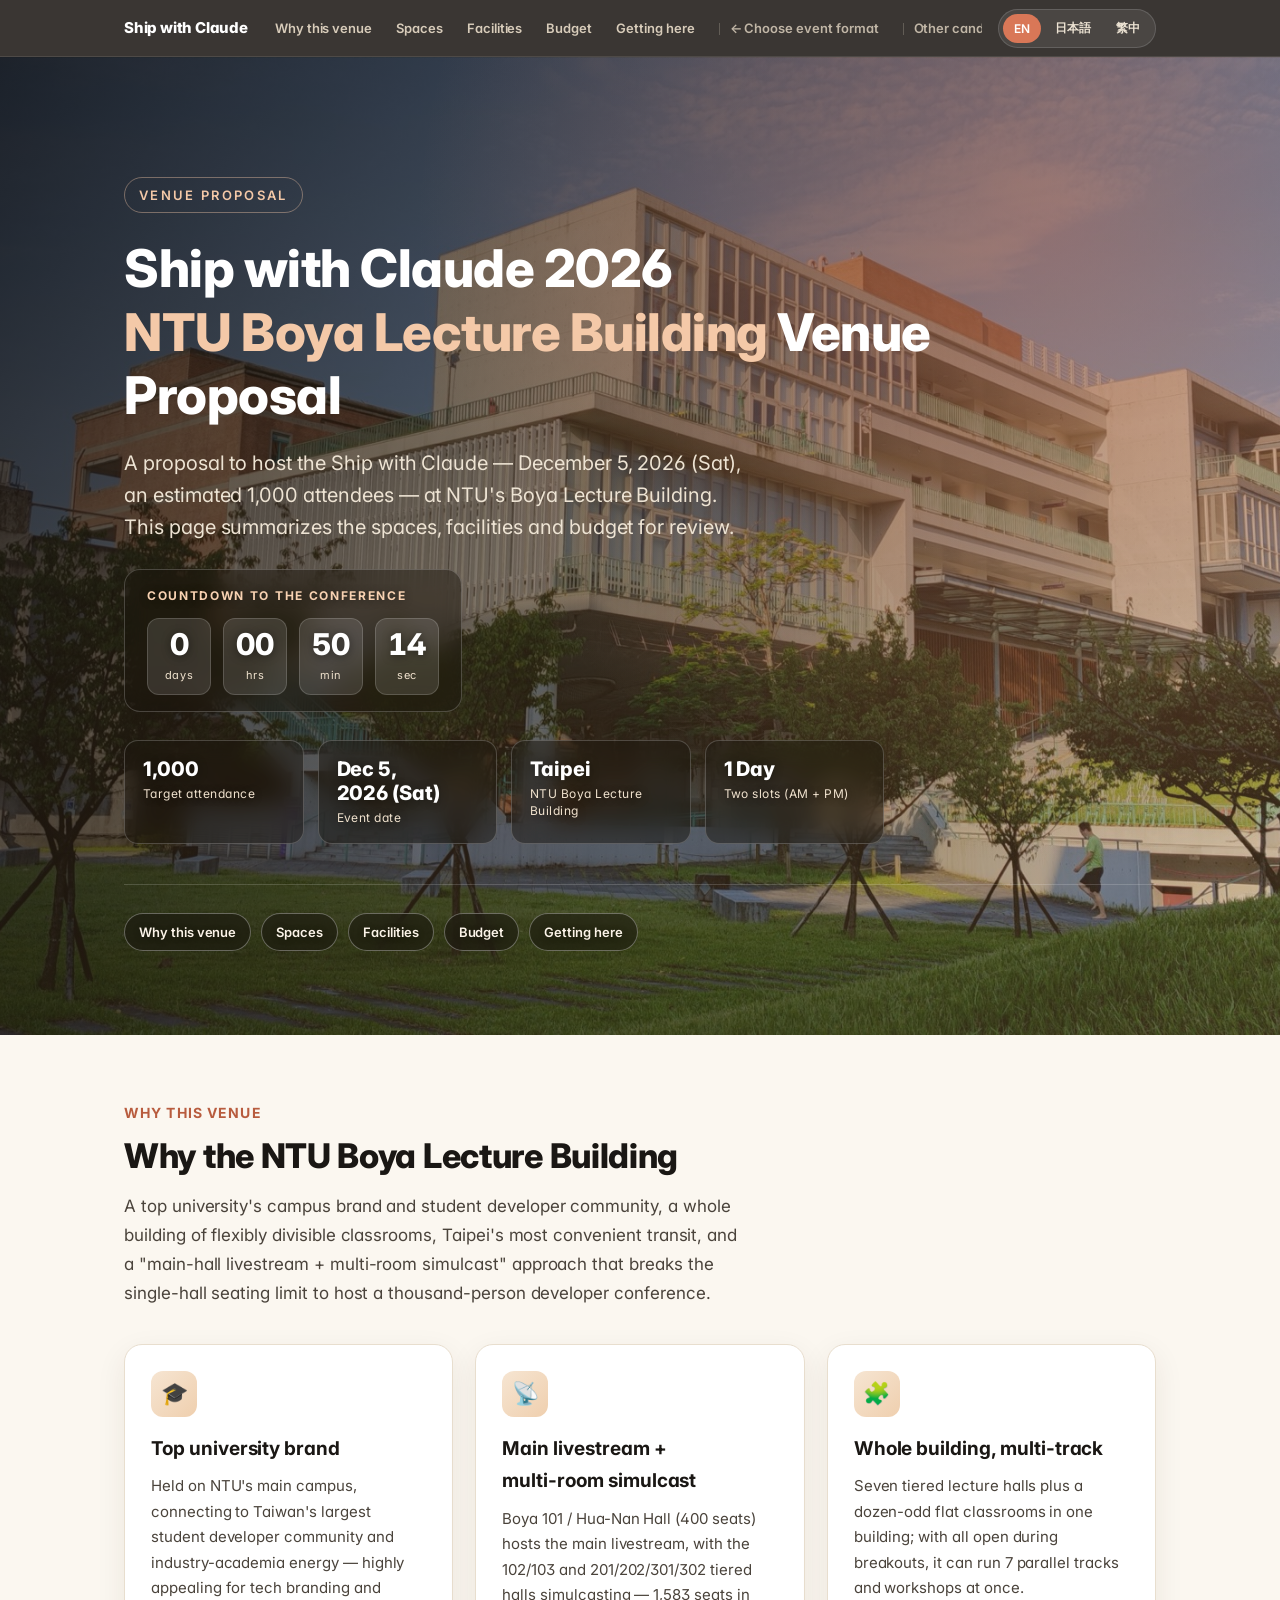
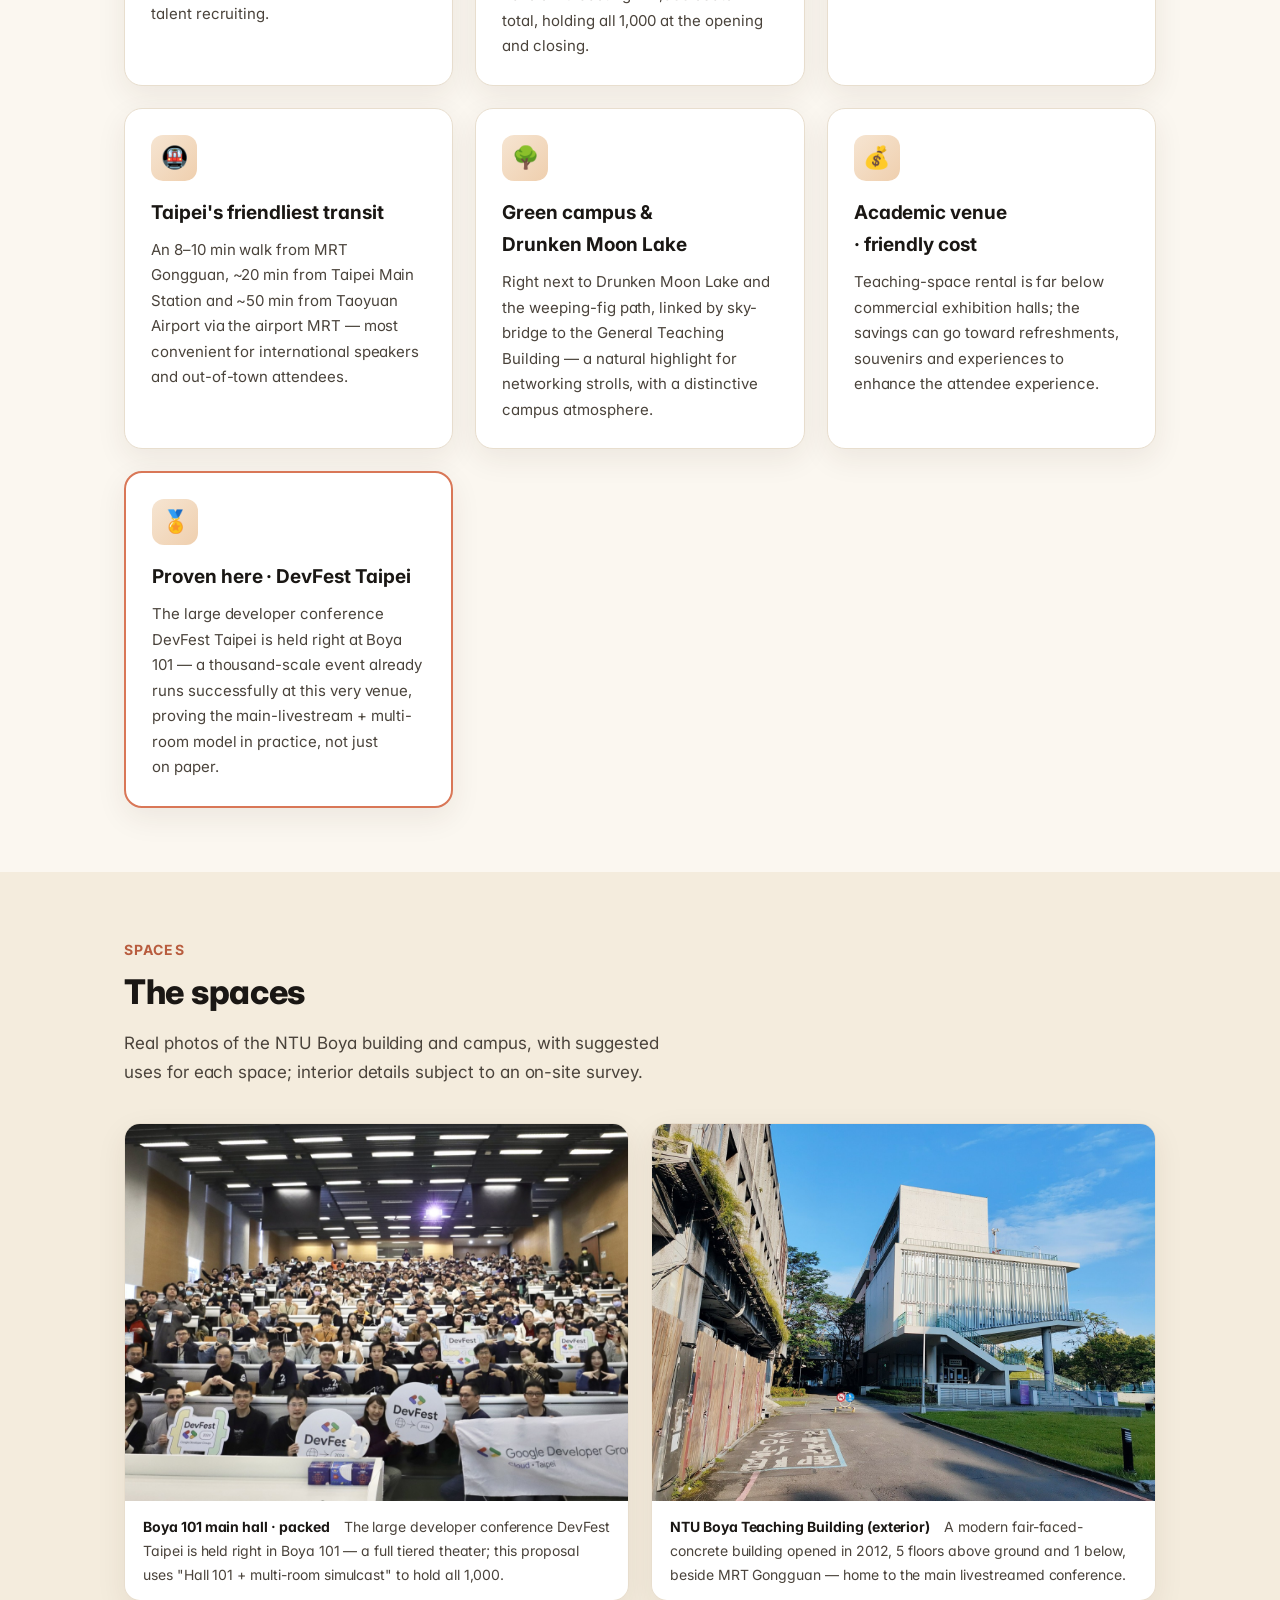
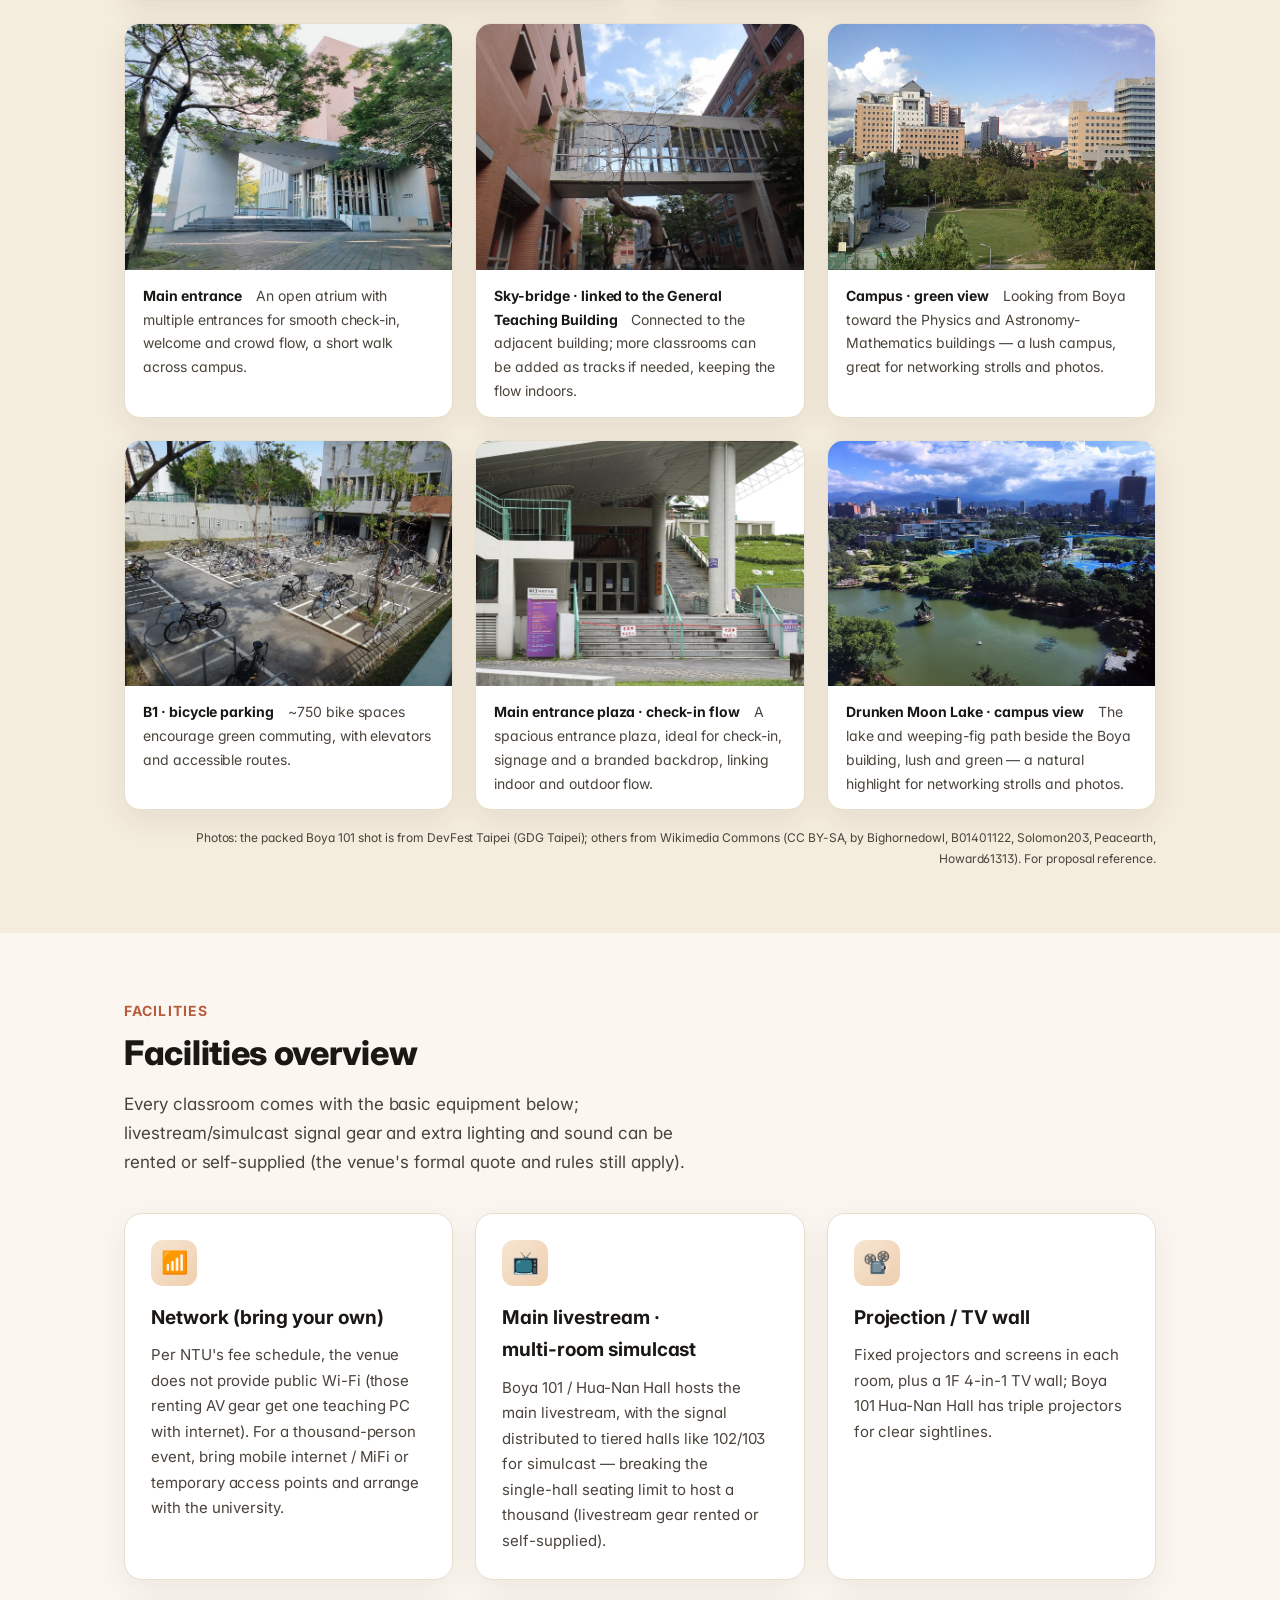
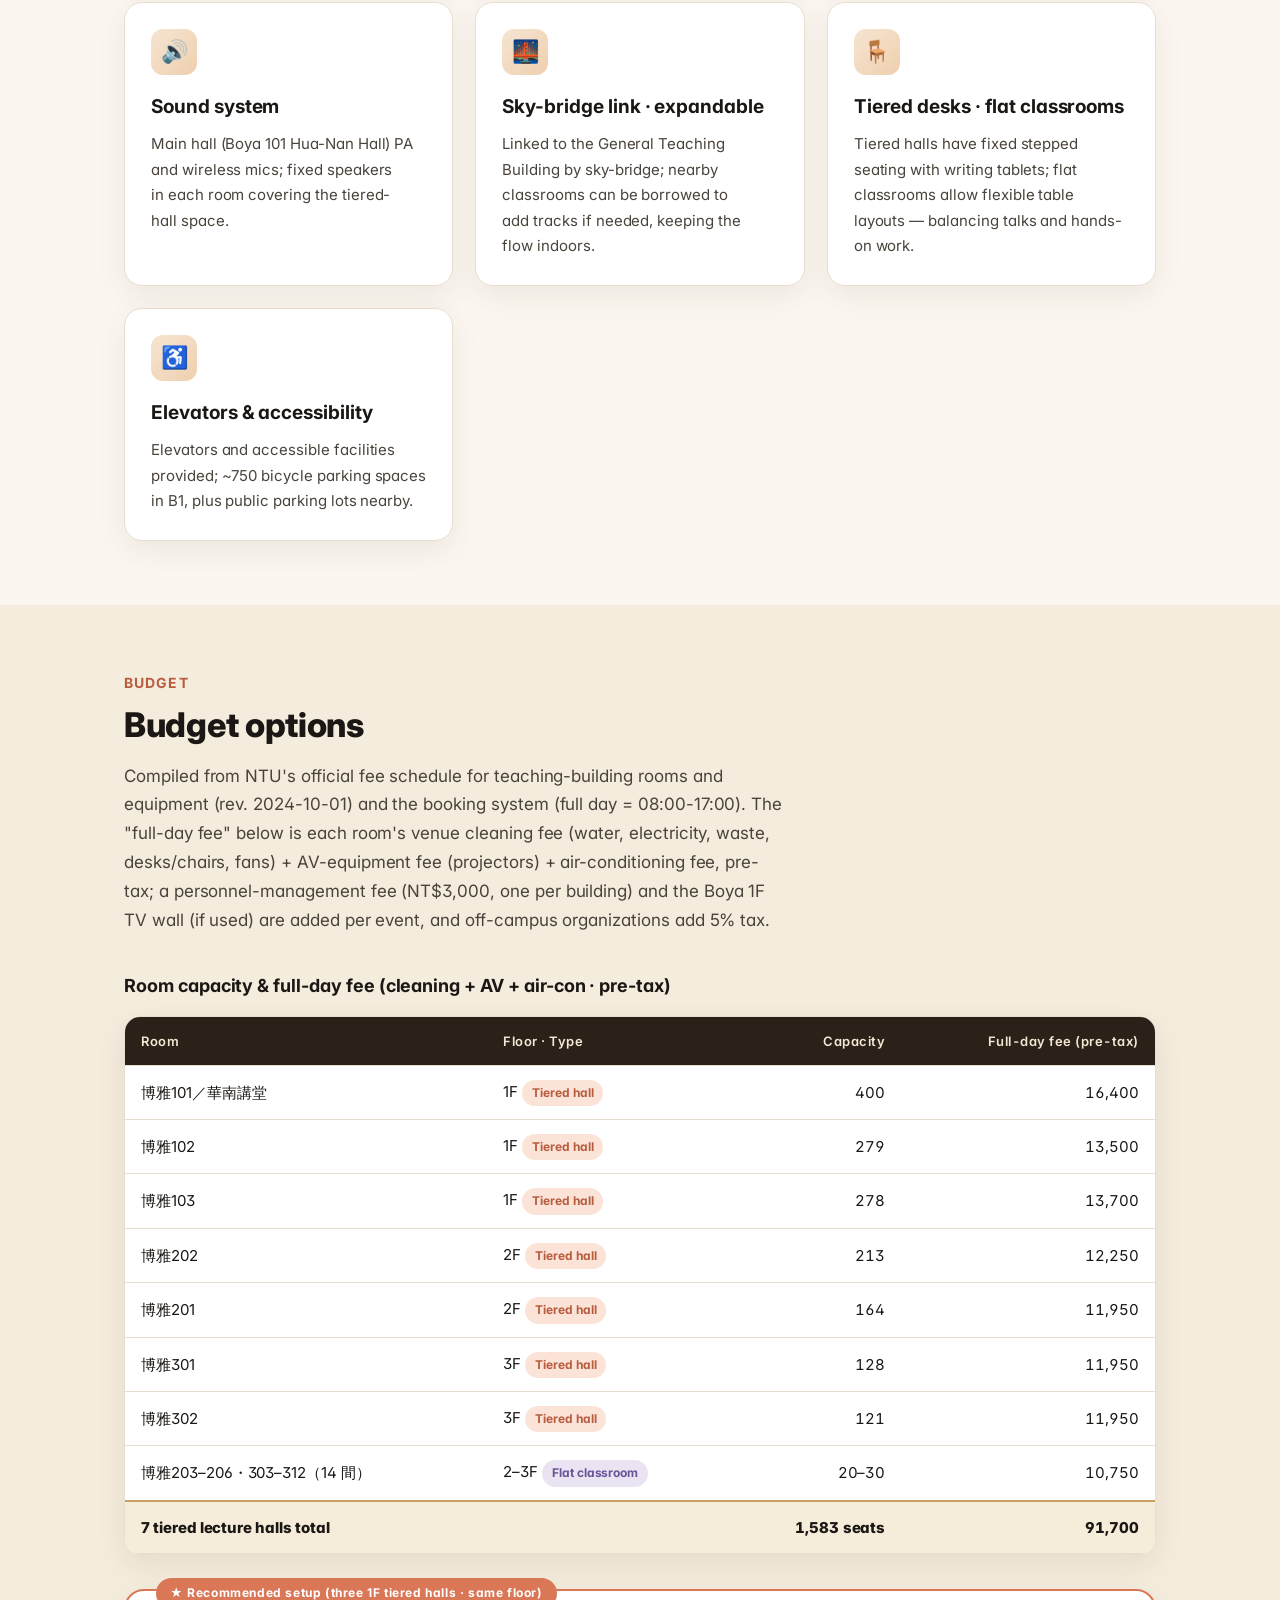
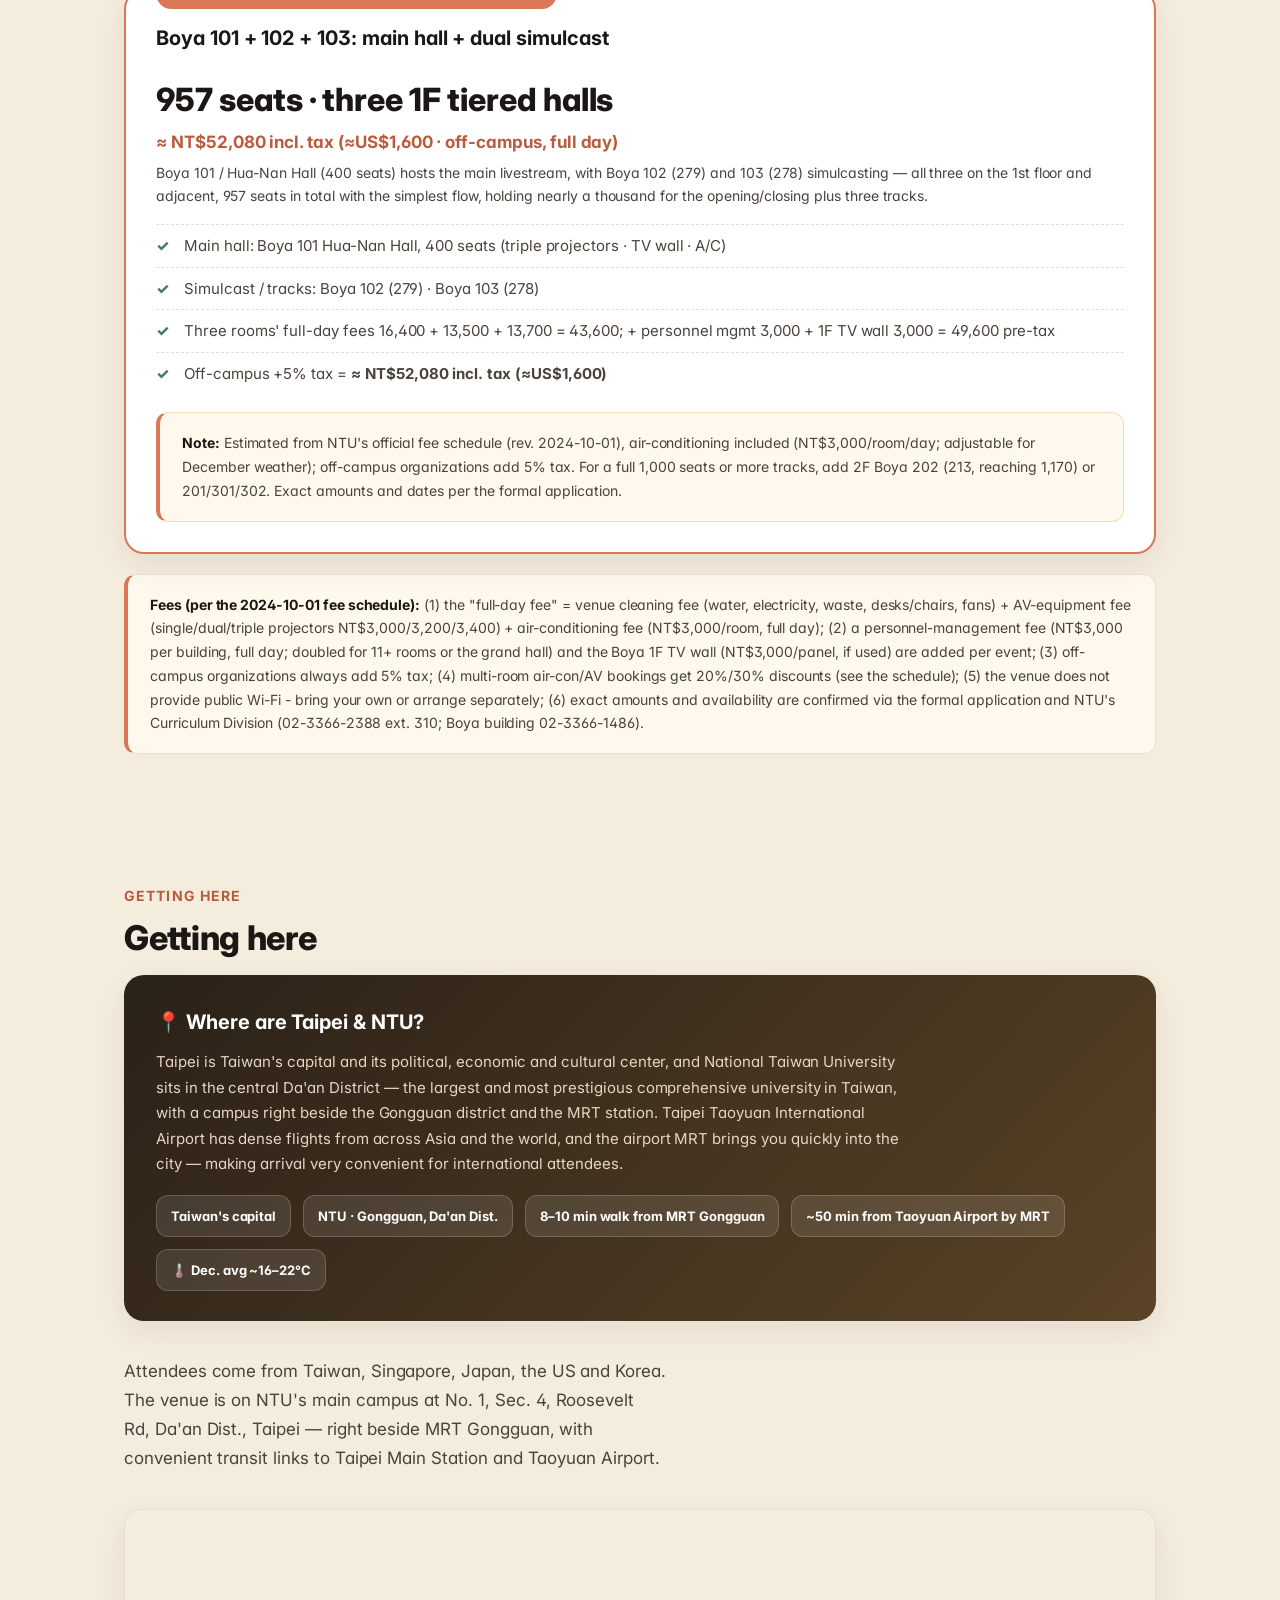
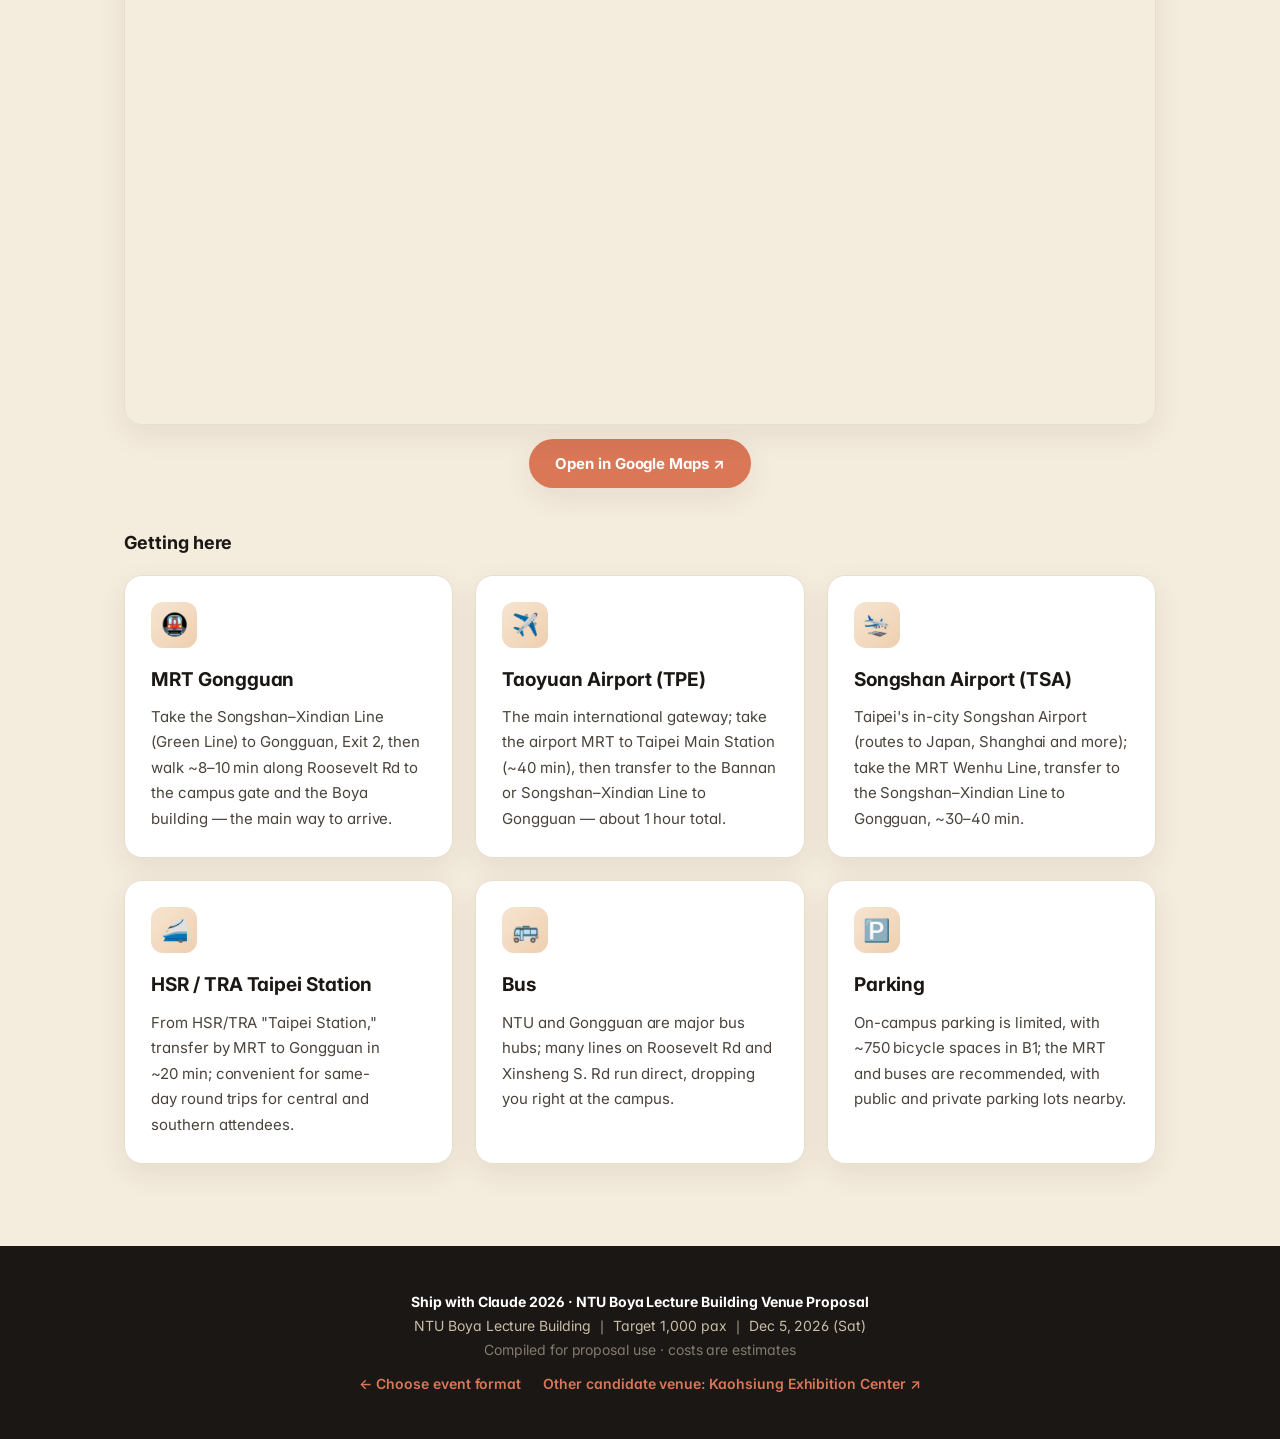
<file: ntu.html>
<!DOCTYPE html>
<html lang="zh-Hant">
<head>
<meta charset="UTF-8">
<meta name="viewport" content="width=device-width, initial-scale=1.0, viewport-fit=cover">
<meta name="theme-color" content="#1A1714">
<meta name="robots" content="noindex, nofollow">
<title>Ship with Claude 2026 · 台大博雅教學館 場地提案</title>
<meta name="description" content="Ship with Claude 2026 台大博雅教學館候選場地規劃提案：空間、設備、費用方案與交通位置。">
<link rel="preconnect" href="https://fonts.googleapis.com">
<link rel="preconnect" href="https://fonts.gstatic.com" crossorigin>
<link rel="stylesheet" href="https://fonts.googleapis.com/css2?family=Inter:wght@400;500;600;700;800&display=swap">
<link rel="icon" type="image/x-icon" href="images/claude-favicon.ico">
<link rel="icon" type="image/png" href="images/claude-icon.png">
<link rel="apple-touch-icon" href="images/claude-icon.png">
<link rel="stylesheet" href="css/styles.css">
<style>
  /* 博雅版 hero 背景（圖檔放入後自動套用；不存在時回退到 .hero 漸層） */
  .hero-bg{background-image:url('images/ntu/00-hero-ntu.jpg')}
</style>
</head>
<body>

<nav class="topnav" id="top">
  <div class="wrap topnav-inner">
    <a class="brand" href="#top">Ship with Claude</a>
    <div class="navlinks" id="navlinks">
      <a href="#why" data-i18n="toc1">為何選此場地</a>
      <a href="#spaces" data-i18n="toc2">空間介紹</a>
      <a href="#facility" data-i18n="toc3">設備總覽</a>
      <a href="#cost" data-i18n="toc4">費用方案</a>
      <a href="#travel" data-i18n="toc6">交通與位置</a>
      <a class="venue-choose" href="index.html" data-i18n="venue_choose">← 選擇活動形式</a>
      <a class="venue-alt" href="kaohsiung.html" data-i18n="venue_alt">其他候選場地：高雄展覽館 ↗</a>
    </div>
    <div class="langbar">
      <button class="langbtn" data-l="en" onclick="setLang('en')"><span class="lg-full">EN</span><span class="lg-mini">EN</span></button>
      <button class="langbtn" data-l="ja" onclick="setLang('ja')"><span class="lg-full">日本語</span><span class="lg-mini">日</span></button>
      <button class="langbtn" data-l="zh" onclick="setLang('zh')"><span class="lg-full">繁中</span><span class="lg-mini">繁</span></button>
    </div>
    <button class="navtoggle" id="navToggle" aria-label="開啟選單" aria-controls="navlinks" aria-expanded="false">
      <span></span><span></span><span></span>
    </button>
  </div>
</nav>

<!-- HERO -->
<header class="hero">
  <div class="hero-bg"></div>
  <div class="wrap">
    <span class="eyebrow" data-i18n="eyebrow">場地提案 · Venue Proposal</span>
    <h1 data-i18n-html="h1">Ship with Claude 2026<br><span>台大博雅教學館</span> 場地規劃提案</h1>
    <p class="lead" data-i18n="lead">為 2026/12/5（週六）、預估 1,000 人規模的 Ship with Claude，提案以台大博雅教學館作為候選場地。</p>
    <div class="countdown" id="countdown" aria-live="polite">
      <span class="cd-label" data-i18n="cd_label">距離活動開幕還有</span>
      <div class="cd-units">
        <div class="cd-unit"><b id="cdD">--</b><small data-i18n="cd_d">天</small></div>
        <div class="cd-unit"><b id="cdH">--</b><small data-i18n="cd_h">時</small></div>
        <div class="cd-unit"><b id="cdM">--</b><small data-i18n="cd_m">分</small></div>
        <div class="cd-unit"><b id="cdS">--</b><small data-i18n="cd_s">秒</small></div>
      </div>
    </div>
    <div class="facts">
      <div class="fact"><b data-i18n="f1v">1,000 人</b><small data-i18n="f1l">目標與會規模</small></div>
      <div class="fact"><b data-i18n="f2v">2026/12/5（六）</b><small data-i18n="f2l">活動日期</small></div>
      <div class="fact"><b data-i18n="f3v">台北</b><small data-i18n="f3l">台大博雅教學館</small></div>
      <div class="fact"><b data-i18n="f4v">1 天</b><small data-i18n="f4l">兩個時段（上午＋下午）</small></div>
    </div>
    <nav class="toc">
      <a href="#why" data-i18n="toc1">為何選此場地</a>
      <a href="#spaces" data-i18n="toc2">空間介紹</a>
      <a href="#facility" data-i18n="toc3">設備總覽</a>
      <a href="#cost" data-i18n="toc4">費用方案</a>
      <a href="#travel" data-i18n="toc6">交通與位置</a>
    </nav>
  </div>
</header>

<!-- WHY -->
<section id="why">
  <div class="wrap">
    <span class="sec-tag" data-i18n="why_tag">Why this venue</span>
    <h2 data-i18n="why_h2">為什麼選台大博雅教學館</h2>
    <p class="sec-intro" data-i18n="why_intro">頂尖學府的校園品牌與學生開發者社群、整棟可彈性分流的多間教室、台北最友善的交通，並以「主場直播＋多室同步轉播」突破單廳座位上限，容納千人開發者大會。</p>
    <div class="grid g3">
      <div class="card"><div class="ico">🎓</div><h3 data-i18n="why_c1t">頂尖學府品牌</h3><p data-i18n="why_c1d">台大校總區舉辦，連結全台最大的學生開發者社群與產學能量，對技術品牌與人才招募極具吸引力。</p></div>
      <div class="card"><div class="ico">📡</div><h3 data-i18n="why_c2t">主場直播＋多室轉播</h3><p data-i18n="why_c2d">博雅101 華南講堂（400 席）主場直播，102／103 與 201／202／301／302 階梯講堂同步轉播，合計 1,583 席，容納全體 1,000 人開閉幕。</p></div>
      <div class="card"><div class="ico">🧩</div><h3 data-i18n="why_c3t">整棟多軌可分流</h3><p data-i18n="why_c3d">同棟 7 間階梯講堂與十多間平面教室，分軌時段全開，可同時跑 7 軌議程與工作坊。</p></div>
      <div class="card"><div class="ico">🚇</div><h3 data-i18n="why_c4t">台北交通最友善</h3><p data-i18n="why_c4d">捷運公館站步行 8–10 分，台北車站約 20 分、桃機經機捷約 50 分，對國際講者與外縣市與會者最便利。</p></div>
      <div class="card"><div class="ico">🌳</div><h3 data-i18n="why_c5t">校園綠意與醉月湖</h3><p data-i18n="why_c5d">緊鄰醉月湖與垂葉榕道，與普通教學館空橋連通，交流散步的天然亮點，校園氛圍獨具特色。</p></div>
      <div class="card"><div class="ico">💰</div><h3 data-i18n="why_c6t">學界場地・成本親民</h3><p data-i18n="why_c6d">教學空間租金遠低於商業展館，省下的預算可挪去茶點、紀念品與體驗，提升與會者感受。</p></div>
      <div class="card" style="border:2px solid var(--accent)"><div class="ico">🏅</div><h3 data-i18n="why_c7t">同場地實證・DevFest Taipei</h3><p data-i18n="why_c7d">大型開發者大會 DevFest Taipei 即在博雅 101 舉辦，千人級活動已實際在此場地成功運作——「主場直播＋多教室分流」的模式經過驗證，不只是紙上規劃。</p></div>
    </div>
  </div>
</section>

<!-- SPACES -->
<section id="spaces" style="background:#F4ECDD">
  <div class="wrap">
    <span class="sec-tag" data-i18n="sp_tag">Spaces</span>
    <h2 data-i18n="sp_h2">空間介紹</h2>
    <p class="sec-intro" data-i18n="sp_intro">以下為博雅教學館與校園實景照片，搭配各空間用途建議；室內細部配置以實際場勘為準。</p>

    <div class="grid g2" style="margin-bottom:22px">
      <figure>
        <img class="ph" src="images/ntu/03-boya101-full.jpg" alt="博雅101 滿場實況" loading="lazy" onerror="this.style.display='none';this.nextElementSibling.style.display='flex'">
        <div class="photo-slot"><span class="pin">📷</span><b data-i18n="sp_ph3">博雅 101 主場・滿場實況</b><code>images/ntu/03-boya101-full.jpg</code></div>
        <figcaption data-i18n-html="sp_cap3"><b>博雅 101 主場・滿場實況</b>　大型開發者大會 DevFest Taipei 即在博雅 101 舉辦，階梯講堂滿座；本提案以「101 主場＋多教室同步轉播」容納全體 1,000 人。</figcaption>
      </figure>
      <figure>
        <img class="ph" src="images/ntu/01-ext-east.jpg" alt="博雅教學館外觀" loading="lazy" onerror="this.style.display='none';this.nextElementSibling.style.display='flex'">
        <div class="photo-slot"><span class="pin">📷</span><b data-i18n="sp_ph1">博雅教學館・外觀</b><code>images/ntu/01-ext-east.jpg</code></div>
        <figcaption data-i18n-html="sp_cap1"><b>博雅教學館（外觀）</b>　2012 啟用的現代清水模建築，地上 5 層、地下 1 層，鄰近捷運公館站，作為大會主場直播的所在。</figcaption>
      </figure>
    </div>

    <div class="grid g3" style="margin-bottom:22px">
      <figure>
        <img class="ph" src="images/ntu/02-entrance-gate.jpg" alt="博雅教學館大門" loading="lazy" onerror="this.style.display='none';this.nextElementSibling.style.display='flex'">
        <div class="photo-slot"><span class="pin">📷</span><b data-i18n="sp_ph2">主入口・大門</b><code>images/ntu/02-entrance-gate.jpg</code></div>
        <figcaption data-i18n-html="sp_cap2"><b>主入口大門</b>　開放式中庭與多向入口，報到、迎賓與人流疏散順暢，校園步行即達。</figcaption>
      </figure>
      <figure>
        <img class="ph" src="images/ntu/04-skybridge.jpg" alt="空橋" loading="lazy" onerror="this.style.display='none';this.nextElementSibling.style.display='flex'">
        <div class="photo-slot"><span class="pin">📷</span><b data-i18n="sp_ph4">空橋・連通普通教學館</b><code>images/ntu/04-skybridge.jpg</code></div>
        <figcaption data-i18n-html="sp_cap4"><b>空橋・連通普通教學館</b>　與鄰棟空橋相連，必要時可擴充更多教室作分軌，動線不離室內。</figcaption>
      </figure>
      <figure>
        <img class="ph" src="images/ntu/05-campus-view.jpg" alt="校園遠望" loading="lazy" onerror="this.style.display='none';this.nextElementSibling.style.display='flex'">
        <div class="photo-slot"><span class="pin">📷</span><b data-i18n="sp_ph5">校園・綠意遠望</b><code>images/ntu/05-campus-view.jpg</code></div>
        <figcaption data-i18n-html="sp_cap5"><b>校園・綠意遠望</b>　自博雅館遠望物理館與天文數學館，校園綠意盎然，適合交流散步與合影。</figcaption>
      </figure>
    </div>

    <div class="grid g3">
      <figure>
        <img class="ph" src="images/ntu/06-bike.jpg" alt="B1 自行車停車" loading="lazy" onerror="this.style.display='none';this.nextElementSibling.style.display='flex'">
        <div class="photo-slot"><span class="pin">📷</span><b data-i18n="sp_ph6">B1・自行車停車</b><code>images/ntu/06-bike.jpg</code></div>
        <figcaption data-i18n-html="sp_cap6"><b>地下一樓・自行車停車</b>　約 750 個自行車位，鼓勵綠色運具到場，並設電梯與無障礙動線。</figcaption>
      </figure>
      <figure>
        <img class="ph" src="images/ntu/07-entrance-plaza.jpg" alt="入口廣場" loading="lazy" onerror="this.style.display='none';this.nextElementSibling.style.display='flex'">
        <div class="photo-slot"><span class="pin">📷</span><b data-i18n="sp_ph7">入口廣場・報到動線</b><code>images/ntu/07-entrance-plaza.jpg</code></div>
        <figcaption data-i18n-html="sp_cap7"><b>主入口廣場・報到動線</b>　入口廣場開闊，適合設置報到區、指標與品牌背板，串連室內外動線。</figcaption>
      </figure>
      <figure>
        <img class="ph" src="images/ntu/08-campus-lake.jpg" alt="醉月湖校園" loading="lazy" onerror="this.style.display='none';this.nextElementSibling.style.display='flex'">
        <div class="photo-slot"><span class="pin">📷</span><b data-i18n="sp_ph8">醉月湖・校園外景</b><code>images/ntu/08-campus-lake.jpg</code></div>
        <figcaption data-i18n-html="sp_cap8"><b>醉月湖・校園外景</b>　博雅館旁的醉月湖與垂葉榕道，綠意盎然，交流散步與合影的天然亮點。</figcaption>
      </figure>
    </div>

    <p style="font-size:12px;color:var(--ink-soft);margin-top:18px;text-align:right" data-i18n="sp_credit">照片來源：Wikimedia Commons（CC BY-SA），作者 Bighornedowl、B01401122、Solomon203、Peacearth、FireFeather、Howard61313；提案參考用途。</p>
  </div>
</section>

<!-- FACILITY -->
<section id="facility">
  <div class="wrap">
    <span class="sec-tag" data-i18n="fa_tag">Facilities</span>
    <h2 data-i18n="fa_h2">設備總覽</h2>
    <p class="sec-intro" data-i18n="fa_intro">各教室皆內建以下基本設備；直播轉播訊號設備、額外燈光音響可外租或自備（仍以場地正式報價與規範為準）。</p>
    <div class="grid g3">
      <div class="card"><div class="ico">📶</div><h3 data-i18n="fa_net_t">網路（需自備）</h3><p data-i18n="fa_net_d">依台大收費標準表，本場地不對外提供公眾無線網路（租用視聽設備者另附一台教學用電腦可上網）。千人活動建議自備行動網路／MiFi 或臨時無線基地台，並與校方另議。</p></div>
      <div class="card"><div class="ico">📺</div><h3 data-i18n="fa_c1t">主場直播・多室轉播</h3><p data-i18n="fa_c1d">博雅101 華南講堂為主場直播，訊號分流至 102／103 等階梯講堂同步轉播，突破單廳座位限制容納千人（直播設備外租或自備）。</p></div>
      <div class="card"><div class="ico">📽️</div><h3 data-i18n="fa_c2t">投影 / 電視牆</h3><p data-i18n="fa_c2d">各教室固定投影機與布幕，並配 1F 四合一電視牆；博雅101 華南講堂備三投影機，講堂視線清楚。</p></div>
      <div class="card"><div class="ico">🔊</div><h3 data-i18n="fa_c3t">音響系統</h3><p data-i18n="fa_c3d">主場 101 華南講堂擴音與無線麥克風；各教室固定喇叭，覆蓋階梯講堂空間。</p></div>
      <div class="card"><div class="ico">🌉</div><h3 data-i18n="fa_c4t">空橋串連・可擴充</h3><p data-i18n="fa_c4d">與普通教學館空橋連通，必要時可再借鄰棟教室擴充軌道，動線不離室內。</p></div>
      <div class="card"><div class="ico">🪑</div><h3 data-i18n="fa_c5t">階梯課桌・平面教室</h3><p data-i18n="fa_c5d">階梯講堂為固定階梯座位附寫字桌板；平面教室可彈性排桌，兼顧聽講與動手做。</p></div>
      <div class="card"><div class="ico">♿</div><h3 data-i18n="fa_c6t">電梯與無障礙</h3><p data-i18n="fa_c6d">設電梯與無障礙設施，B1 自行車停車約 750 席，校園周邊另有公有停車場。</p></div>
    </div>
  </div>
</section>

<!-- COST -->
<section id="cost" style="background:#F4ECDD">
  <div class="wrap">
    <span class="sec-tag" data-i18n="co_tag">Budget</span>
    <h2 data-i18n="co_h2">費用方案</h2>
    <p class="sec-intro" data-i18n="co_intro">以下依台大「教學館教室借用管理及設備使用收費標準表」(113.10.01) 與借用系統公開資料整理（全天＝08:00–17:00）。下表「全天費用」為各教室場地清潔費（含水電、垃圾、桌椅、風扇）＋視聽設備費（投影機）＋冷氣空調費的未稅金額；整場另計人事管理費（每館一份 3,000）與博雅1F 電視牆（如用），校外單位再加 5% 稅。</p>

    <h3 style="margin:8px 0 14px;font-size:18px" data-i18n="co_tbl_h">各教室容量與全天費用（含清潔・視聽・冷氣・未稅）</h3>
    <div class="table-wrap">
      <table>
        <thead>
          <tr>
            <th data-i18n="co_th1">教室</th>
            <th data-i18n="co_th2">樓層・型態</th>
            <th class="num" data-i18n="co_th3">可容納人數</th>
            <th class="num" data-i18n="co_th4">全天費用（未稅）</th>
          </tr>
        </thead>
        <tbody>
          <tr><td>博雅101／華南講堂</td><td>1F <span class="pill main" data-i18n="pl_tiered">階梯講堂</span></td><td class="num">400</td><td class="num">16,400</td></tr>
          <tr><td>博雅102</td><td>1F <span class="pill main" data-i18n="pl_tiered">階梯講堂</span></td><td class="num">279</td><td class="num">13,500</td></tr>
          <tr><td>博雅103</td><td>1F <span class="pill main" data-i18n="pl_tiered">階梯講堂</span></td><td class="num">278</td><td class="num">13,700</td></tr>
          <tr><td>博雅202</td><td>2F <span class="pill main" data-i18n="pl_tiered">階梯講堂</span></td><td class="num">213</td><td class="num">12,250</td></tr>
          <tr><td>博雅201</td><td>2F <span class="pill main" data-i18n="pl_tiered">階梯講堂</span></td><td class="num">164</td><td class="num">11,950</td></tr>
          <tr><td>博雅301</td><td>3F <span class="pill main" data-i18n="pl_tiered">階梯講堂</span></td><td class="num">128</td><td class="num">11,950</td></tr>
          <tr><td>博雅302</td><td>3F <span class="pill main" data-i18n="pl_tiered">階梯講堂</span></td><td class="num">121</td><td class="num">11,950</td></tr>
          <tr><td>博雅203–206・303–312（14 間）</td><td>2–3F <span class="pill small" data-i18n="pl_flat">平面教室</span></td><td class="num">20–30</td><td class="num">10,750</td></tr>
        </tbody>
        <tfoot>
          <tr><td colspan="2" data-i18n="co_tfoot1">7 間階梯講堂合計</td><td class="num" data-i18n="co_tfoot2">1,583 席</td><td class="num">91,700</td></tr>
        </tfoot>
      </table>
    </div>

    <div style="margin-top:34px">
      <div class="plan rec">
        <span class="badge" data-i18n="planA_badge">★ 建議場地配置（1F 三間階梯講堂・同層相連）</span>
        <h3 data-i18n="planA_title">博雅 101＋102＋103：主場＋雙轉播</h3>
        <div class="price" data-i18n="planA_price">957 席・3 間 1F 階梯講堂</div>
        <div class="price-usd" data-i18n="planA_usd">含稅約 NT$52,080（≈US$1,600・校外全天）</div>
        <p style="color:var(--ink-soft);font-size:14px" data-i18n="planA_desc">博雅101 華南講堂（400 席）作主場直播，博雅102（279）、博雅103（278）同步轉播——三間皆位於 1 樓、同層相連，合計 957 席，動線最單純，可容納近千人開閉幕與三軌議程。</p>
        <ul>
          <li data-i18n="planA_li1">主場：博雅101 華南講堂 400 席（三投影機・電視牆・冷氣）</li>
          <li data-i18n="planA_li2">轉播／分軌：博雅102（279）・博雅103（278）</li>
          <li data-i18n="planA_li3">三間全天費用 16,400＋13,500＋13,700 ＝ 43,600；＋人事管理費 3,000＋1F 電視牆 3,000 ＝ 未稅 49,600</li>
          <li data-i18n-html="planA_li4">校外加 5% 稅 ＝ <b>含稅約 NT$52,080（≈US$1,600）</b></li>
        </ul>
        <div class="note" style="margin-top:18px" data-i18n-html="planA_note"><b>說明：</b>費用依台大「教學館教室借用管理及設備使用收費標準表」(113.10.01) 估算，已含冷氣空調（每間每天 3,000；12 月可視天氣調整）；校外單位加收 5% 稅。如需滿 1,000 席或更多分軌，可再加租 2F 博雅202（213，達 1,170 席）或 201／301／302。確切金額與檔期以正式申請為準。</div>
      </div>
    </div>


    <div class="note" data-i18n-html="co_note"><b>費用說明（依收費標準表 113.10.01）：</b>① 上表「全天費用」＝場地清潔費（含水電、垃圾、桌椅、風扇）＋視聽設備費（單／雙／三投影機 3,000／3,200／3,400 元）＋冷氣空調費（每間 3,000 元・全天）；② 整場另計人事管理費（每館 3,000 元・全天，借 11 間以上或借大講堂加倍）與博雅1F 電視牆 3,000 元/面（如用）；③ 校外單位一律加收 5% 稅；④ 冷氣或視聽多間借用另有八折／七折優惠（詳收費標準表）；⑤ 場地不對外提供公眾無線網路，需自備或與校方另議；⑥ 確切金額與可借檔期以正式申請與台大教務處課務組（02-3366-2388 分機 310；博雅館 02-3366-1486）核定為準。</div>
  </div>
</section>

<!-- TRAVEL -->
<section id="travel" style="background:#F4ECDD">
  <div class="wrap">
    <span class="sec-tag" data-i18n="tr_tag">Getting here</span>
    <h2 data-i18n="tr_h2">交通與位置</h2>

    <div class="geo">
      <h3 data-i18n="geo_h">📍 台北・台大在哪裡？</h3>
      <p data-i18n="geo_d">台北是台灣首都與政經文化中心，台灣大學位於市中心大安區，是台灣規模最大、學術聲望最高的綜合大學，校園緊鄰公館商圈與捷運站。台北桃園國際機場有來自亞洲與全球的密集航班，自機場經機場捷運可快速進入市區，國際與會者抵達極為便利。</p>
      <div class="geofacts">
        <span><b data-i18n="geo_f1">台灣首都</b></span>
        <span><b data-i18n="geo_f2">台大・大安區公館</b></span>
        <span><b data-i18n="geo_f3">捷運公館站步行 8–10 分</b></span>
        <span><b data-i18n="geo_f4">桃機經機捷約 50 分</b></span>
        <span>🌡️ <b data-i18n="geo_f5">12 月均溫約 16–22°C</b></span>
      </div>
    </div>

    <p class="sec-intro" data-i18n="tr_intro">與會者來自台灣、新加坡、日本、美國、韓國等地。場地位於台北市大安區羅斯福路四段 1 號台大校總區，緊鄰捷運公館站，與台北車站、桃園機場間大眾運輸串連便利。</p>

    <div class="map-frame">
      <iframe src="https://www.google.com/maps?q=National+Taiwan+University+Boya+Lecture+Building&output=embed"
        loading="lazy" referrerpolicy="no-referrer-when-downgrade" title="NTU Boya Lecture Building"></iframe>
    </div>
    <p style="text-align:center;margin:14px 0 40px">
      <a class="btn" href="https://www.google.com/maps/search/?api=1&query=臺灣大學博雅教學館" target="_blank" rel="noopener" data-i18n="tr_btn">在 Google 地圖開啟 ↗</a>
    </p>

    <h3 style="font-size:18px;margin-bottom:16px" data-i18n="tr_transport_h">交通方式</h3>
    <div class="grid g3" style="margin-bottom:18px">
      <div class="card"><div class="ico">🚇</div><h3 data-i18n="tr_t1t">捷運 MRT・公館站</h3><p data-i18n="tr_t1d">捷運松山新店線（綠線）公館站 2 號出口，沿羅斯福路步行約 8–10 分鐘即達校門與博雅館，是最主要的抵達方式。</p></div>
      <div class="card"><div class="ico">✈️</div><h3 data-i18n="tr_t2t">桃園國際機場 (TPE)</h3><p data-i18n="tr_t2d">國際線主要門戶，搭機場捷運至台北車站約 40 分鐘，轉捷運板南線、松山新店線至公館站，全程約 1 小時。</p></div>
      <div class="card"><div class="ico">🛬</div><h3 data-i18n="tr_t3t">松山機場 (TSA)</h3><p data-i18n="tr_t3d">台北市區松山機場（日本、上海等航線），搭捷運文湖線轉松山新店線至公館站，約 30–40 分鐘。</p></div>
      <div class="card"><div class="ico">🚄</div><h3 data-i18n="tr_t4t">高鐵 / 台鐵 台北站</h3><p data-i18n="tr_t4d">高鐵、台鐵「台北站」轉捷運至公館站約 20 分鐘；中南部與會者當日往返便利。</p></div>
      <div class="card"><div class="ico">🚌</div><h3 data-i18n="tr_t5t">公車 Bus</h3><p data-i18n="tr_t5d">台大、公館站為大型公車轉運點，羅斯福路、新生南路多線公車直達，下車即達校園。</p></div>
      <div class="card"><div class="ico">🅿️</div><h3 data-i18n="tr_t6t">停車 Parking</h3><p data-i18n="tr_t6d">校內停車有限，B1 自行車位約 750，建議多搭乘捷運與公車；周邊有公有與民營停車場。</p></div>
    </div>

  </div>
</section>

<footer>
  <div class="wrap">
    <b data-i18n="ft_line1">Ship with Claude 2026 · 台大博雅教學館 場地提案</b><br>
    <span data-i18n="ft_line2">台大博雅教學館 ｜ 目標 1,000 人 ｜ 2026/12/5（六）</span><br>
    <span style="opacity:.6" data-i18n="ft_line3">資料整理：提案用途・費用為估算</span><br>
    <a class="venue-choose-foot" href="index.html" data-i18n="venue_choose">← 選擇活動形式</a>
    <a class="venue-alt-foot" href="kaohsiung.html" data-i18n="venue_alt">其他候選場地：高雄展覽館 ↗</a>
  </div>
</footer>

<script src="js/i18n.ntu.js"></script>
<script src="js/main.js"></script>

</body>
</html>
</file>
<file: css/styles.css>
:root{
  --clay:#C9A063;--clay-dark:#A87B45;--ink:#1A1714;--ink-soft:#4A433B;
  --bg:#FBF7F0;--card:#FFFFFF;--line:#E8DECE;--accent:#D97757;--accent-dark:#B85C3E;
  --good:#3F7D5B;--shadow:0 10px 30px rgba(60,40,20,.08);
}
*{box-sizing:border-box;margin:0;padding:0}
html{scroll-behavior:smooth;-webkit-text-size-adjust:100%;text-size-adjust:100%}
body{font-family:"Inter","PingFang TC","Hiragino Sans","Apple SD Gothic Neo","Noto Sans TC","Noto Sans JP","Noto Sans KR","Microsoft JhengHei","Malgun Gothic",sans-serif;
  font-feature-settings:"cv11","ss01";letter-spacing:-.003em;
  color:var(--ink);background:var(--bg);line-height:1.7;-webkit-font-smoothing:antialiased;-moz-osx-font-smoothing:grayscale}
/* 依語言切換 CJK 主字型，避免日文／韓文借用中文字形 */
html[lang="ja"] body{font-family:"Inter","Hiragino Sans","Hiragino Kaku Gothic ProN","Noto Sans JP","Yu Gothic","PingFang TC",sans-serif}
html[lang="ko"] body{font-family:"Inter","Apple SD Gothic Neo","Noto Sans KR","Malgun Gothic","PingFang TC",sans-serif}
p,li,figcaption,.note,.tl-desc{text-wrap:pretty}
/* 標題平衡換行，避免少數字孤行 */
h1,h2,h3,.lead,.fact b,.cd-label,.sec-intro,.plan h3{text-wrap:balance}
.wrap{max-width:1080px;margin:0 auto;padding:0 24px}
section{padding:64px 0;scroll-margin-top:64px}
@media(max-width:600px){
  .wrap{padding:0 18px}
  section{padding:44px 0;scroll-margin-top:56px}
}

/* Sticky top navigation */
.topnav{position:sticky;top:0;z-index:50;background:rgba(26,23,20,.86);
  backdrop-filter:blur(10px);border-bottom:1px solid rgba(255,255,255,.1)}
.topnav-inner{display:flex;align-items:center;gap:16px;height:56px}
.brand{color:#fff;font-weight:800;font-size:15px;text-decoration:none;white-space:nowrap;letter-spacing:-.2px;flex:0 0 auto}
.lg-mini{display:none}
.navlinks{display:flex;gap:2px;margin-left:auto;overflow-x:auto;scrollbar-width:none;min-width:0}
.navlinks::-webkit-scrollbar{display:none}
.navlinks a{color:#D8CCBA;font-size:13px;font-weight:600;text-decoration:none;
  padding:7px 11px;border-radius:8px;white-space:nowrap;transition:.2s}
.navlinks a:hover{background:rgba(255,255,255,.1);color:#fff}
.langbar{display:flex;gap:3px;background:rgba(255,255,255,.08);padding:4px;border-radius:24px;
  border:1px solid rgba(255,255,255,.14);flex:0 0 auto}
.langbtn{border:0;background:transparent;color:#EDE3D3;font-size:12px;font-weight:600;
  padding:6px 11px;border-radius:20px;cursor:pointer;transition:.2s;font-family:inherit;white-space:nowrap}
.langbtn:hover{background:rgba(255,255,255,.12)}
.langbtn.active{background:var(--accent);color:#fff}
/* 手機漢堡按鈕（桌面隱藏） */
.navtoggle{display:none;flex:0 0 auto;width:40px;height:40px;border:1px solid rgba(255,255,255,.18);
  background:rgba(255,255,255,.08);border-radius:11px;cursor:pointer;
  flex-direction:column;align-items:center;justify-content:center;gap:5px;padding:0}
.navtoggle span{display:block;width:18px;height:2px;border-radius:2px;background:#EDE3D3;transition:.25s}
.navtoggle[aria-expanded="true"] span:nth-child(1){transform:translateY(7px) rotate(45deg)}
.navtoggle[aria-expanded="true"] span:nth-child(2){opacity:0}
.navtoggle[aria-expanded="true"] span:nth-child(3){transform:translateY(-7px) rotate(-45deg)}
@media(max-width:860px){
  .navtoggle{display:flex;order:3}
  .langbar{margin-left:auto}
  .topnav-inner{gap:10px}
  .navlinks{position:absolute;top:56px;left:0;right:0;flex-direction:column;gap:4px;margin:0;
    background:rgba(20,16,12,.97);backdrop-filter:blur(12px);padding:12px 16px 16px;
    border-bottom:1px solid rgba(255,255,255,.12);box-shadow:0 18px 36px rgba(0,0,0,.32);
    max-height:calc(100dvh - 56px);overflow-y:auto;overflow-x:hidden;display:none}
  .navlinks.open{display:flex}
  .navlinks a{padding:13px 14px;font-size:15px;border-radius:10px}
}

.hero{background:linear-gradient(135deg,#2A2118 0%,#5A4326 55%,#A87B45 100%);
  color:#fff;padding:120px 0 84px;position:relative;overflow:hidden}
.hero-bg{position:absolute;inset:0;z-index:0;
  background-image:url('../images/00-hero-kaohsiung.jpg');background-size:cover;background-position:center}
.hero:before{content:"";position:absolute;inset:0;z-index:1;
  background:linear-gradient(120deg,rgba(20,16,12,.86) 0%,rgba(60,44,24,.62) 45%,rgba(168,123,69,.32) 100%)}
.hero:after{content:"";position:absolute;inset:0;z-index:1;
  background:radial-gradient(circle at 82% 18%,rgba(217,119,87,.4),transparent 48%)}
.hero .wrap{position:relative;z-index:2}
.eyebrow{display:inline-block;letter-spacing:.18em;font-size:13px;font-weight:600;
  text-transform:uppercase;color:#F4C9A8;border:1px solid rgba(244,201,168,.4);
  padding:6px 14px;border-radius:30px;margin-bottom:24px}
.hero h1{font-size:clamp(30px,5vw,52px);line-height:1.22;font-weight:800;letter-spacing:-.5px}
.hero h1 span{color:#F4C9A8}
.hero p.lead{margin-top:20px;font-size:clamp(16px,2.2vw,20px);max-width:640px;color:#EDE3D3;line-height:1.6}
.facts{display:grid;grid-template-columns:repeat(4,minmax(0,1fr));gap:14px;margin-top:28px;max-width:760px}
.fact{background:rgba(26,20,15,.46);border:1px solid rgba(255,255,255,.2);
  border-radius:14px;padding:16px 18px;backdrop-filter:blur(12px) saturate(1.2);
  transition:transform .2s ease,background .2s ease,border-color .2s ease}
.fact:hover{transform:translateY(-3px);background:rgba(26,20,15,.58);border-color:rgba(244,201,168,.5)}
.fact b{display:block;font-size:20px;font-weight:800;line-height:1.2;color:#fff;text-shadow:0 1px 10px rgba(0,0,0,.45)}
.fact small{display:block;margin-top:5px;font-size:12px;color:#F0E2CE;letter-spacing:.04em;line-height:1.4;text-shadow:0 1px 8px rgba(0,0,0,.4)}
@media(max-width:760px){.facts{grid-template-columns:repeat(2,1fr)}}
@media(max-width:600px){
  .hero{padding:80px 0 52px}
  .toc{margin-top:30px;padding-top:22px}
}
/* 倒數計時器（hero 內） */
.countdown{display:inline-flex;flex-direction:column;gap:11px;margin-top:26px;padding:16px 22px;
  border-radius:16px;background:rgba(26,20,15,.46);border:1px solid rgba(255,255,255,.2);backdrop-filter:blur(12px) saturate(1.2)}
.cd-label{font-size:12px;font-weight:700;letter-spacing:.14em;color:#F8D2B2;text-transform:uppercase;text-shadow:0 1px 8px rgba(0,0,0,.4)}
.cd-units{display:flex;gap:12px}
.cd-unit{min-width:64px;text-align:center;background:rgba(255,255,255,.12);border:1px solid rgba(255,255,255,.16);
  border-radius:12px;padding:10px 8px}
.cd-unit b{display:block;font-size:30px;font-weight:800;line-height:1;color:#fff;font-variant-numeric:tabular-nums;text-shadow:0 1px 10px rgba(0,0,0,.45)}
.cd-unit small{display:block;margin-top:7px;font-size:11px;color:#F0E2CE;letter-spacing:.06em}
.cd-live{font-size:24px;font-weight:800;color:#fff}
@media(max-width:760px){.countdown{display:flex}.cd-unit{min-width:0;flex:1;padding:10px 4px}.cd-unit b{font-size:24px}}

h2{font-size:clamp(24px,3.4vw,34px);font-weight:800;letter-spacing:-.3px;margin-bottom:8px}
.sec-tag{color:var(--accent-dark);font-weight:700;font-size:14px;letter-spacing:.08em;text-transform:uppercase}
.sec-intro{color:var(--ink-soft);max-width:700px;margin-bottom:36px;font-size:17px}

.grid{display:grid;gap:22px}
.g3{grid-template-columns:repeat(3,1fr)}
.g2{grid-template-columns:repeat(2,1fr)}
@media(max-width:820px){.g3,.g2{grid-template-columns:1fr}}

.card{background:var(--card);border:1px solid var(--line);border-radius:18px;
  padding:26px;box-shadow:var(--shadow)}
.card h3{font-size:19px;margin-bottom:8px}
.card p{color:var(--ink-soft);font-size:15px}
.ico{width:46px;height:46px;border-radius:12px;display:grid;place-items:center;
  background:linear-gradient(135deg,#F6E5D2,#EFcFae);font-size:22px;margin-bottom:16px}

figure{margin:0;border-radius:16px;overflow:hidden;border:1px solid var(--line);
  background:#F1E8D8;box-shadow:var(--shadow);display:flex;flex-direction:column;height:100%}
figure .ph{width:100%;aspect-ratio:4/3;display:block;background:#EFE4D2;object-fit:cover;flex:0 0 auto}
.photo-slot{width:100%;aspect-ratio:4/3;display:none;flex-direction:column;align-items:center;
  justify-content:center;gap:6px;
  background:repeating-linear-gradient(45deg,#F1E8D8,#F1E8D8 14px,#ECE0CC 14px,#ECE0CC 28px);
  color:var(--clay-dark);text-align:center;padding:18px}
.photo-slot .pin{font-size:30px;opacity:.7}
.photo-slot b{font-size:14px}
.photo-slot code{font-size:12px;background:#fff;border:1px solid var(--line);
  padding:2px 8px;border-radius:6px;color:var(--ink-soft)}
figcaption{padding:14px 18px;font-size:14px;color:var(--ink-soft);background:#fff;flex:1 1 auto}
figcaption b{color:var(--ink)}

/* Carousel */
.carousel{position:relative;border-radius:18px;overflow:hidden;border:1px solid var(--line);
  box-shadow:var(--shadow);background:#1A1714}
.carousel-track{display:flex;transition:transform .45s ease}
.carousel-slide{min-width:100%;aspect-ratio:16/10;background:#1A1714}
.carousel-slide img{width:100%;height:100%;object-fit:cover;display:block}
.carousel-btn{position:absolute;top:50%;transform:translateY(-50%);width:44px;height:44px;
  border-radius:50%;border:0;background:rgba(26,23,20,.55);color:#fff;font-size:22px;cursor:pointer;
  display:grid;place-items:center;backdrop-filter:blur(4px);transition:.2s;line-height:1}
.carousel-btn:hover{background:var(--accent)}
.carousel-btn.prev{left:14px}
.carousel-btn.next{right:14px}
.carousel-count{position:absolute;top:12px;right:14px;background:rgba(26,23,20,.6);color:#fff;
  font-size:12px;padding:4px 11px;border-radius:20px;backdrop-filter:blur(4px);font-variant-numeric:tabular-nums}
.carousel-dots{position:absolute;bottom:14px;left:0;right:0;display:flex;gap:7px;justify-content:center;flex-wrap:wrap;padding:0 14px}
.carousel-dots button{width:9px;height:9px;border-radius:50%;border:0;background:rgba(255,255,255,.5);
  cursor:pointer;padding:0;transition:.2s}
.carousel-dots button.active{background:#fff;width:22px;border-radius:5px}
@media(max-width:820px){.carousel-slide{aspect-ratio:4/3}.carousel-btn{width:38px;height:38px;font-size:19px}}

.table-wrap{overflow-x:auto;-webkit-overflow-scrolling:touch;border:1px solid var(--line);
  border-radius:16px;box-shadow:var(--shadow);
  background:
    linear-gradient(90deg,#fff 30%,rgba(255,255,255,0)) left/40px 100% no-repeat,
    linear-gradient(270deg,#fff 30%,rgba(255,255,255,0)) right/40px 100% no-repeat,
    linear-gradient(90deg,rgba(60,40,20,.10),rgba(255,255,255,0)) left/16px 100% no-repeat,
    linear-gradient(270deg,rgba(60,40,20,.10),rgba(255,255,255,0)) right/16px 100% no-repeat;
  background-attachment:local,local,scroll,scroll}
table{width:100%;border-collapse:collapse;background:#fff;min-width:560px}
th,td{padding:13px 16px;text-align:left;border-bottom:1px solid var(--line);font-size:15px}
thead th{background:#2A2118;color:#F4E7D4;font-weight:600;font-size:13px;letter-spacing:.04em}
tbody tr:hover{background:#FBF4E9}
td.num,th.num{text-align:right;font-variant-numeric:tabular-nums}
tfoot td{font-weight:800;background:#F6ECDA;border-top:2px solid var(--clay)}
/* 時間 × 分軌 格狀表 */
.grid-table{min-width:1040px}
.grid-table tr.rnd td:not(.tcell){white-space:nowrap}
.grid-table th small{display:block;font-weight:500;color:#C9BCA8;font-size:11px;margin-top:2px}
.grid-table tbody td{font-size:13px;vertical-align:middle}
.grid-table td.tcell{font-weight:700;white-space:nowrap;background:#FBF8F1}
.grid-table td.tcell small{display:block;font-weight:600;color:var(--accent-dark);font-size:11px}
.grid-table td.span{background:#FBF4E9;font-weight:600;color:var(--ink-soft);text-align:center}
.grid-table td.span.hl{background:#FCE3D8;color:var(--accent-dark);font-weight:700}
.grid-table tr.rnd td:not(.tcell){background:#fff}
.grid-table th.rest-h{color:rgba(255,255,255,.72)}
.grid-table th.rest-h small{color:rgba(255,255,255,.5)}
.grid-table tr.rnd td.rest{background:#F4ECDD;color:var(--ink-soft);font-style:italic;font-size:12px}
.grid-table tfoot td{background:#F6ECDA;text-align:center}
/* 表頭人數上限獨立列 */
.grid-table thead tr:first-child th{padding-bottom:5px}
.grid-table thead .cap-row th{padding-top:2px;padding-bottom:12px;font-size:11px;font-weight:600;
  color:#C9BCA8;letter-spacing:.02em;font-variant-numeric:tabular-nums}
.grid-table thead .cap-row th.rest-h{color:rgba(255,255,255,.5)}
.grid-table thead .cap-label{font-weight:700;color:#F4C9A8;text-transform:uppercase;letter-spacing:.05em}
/* 時間欄水平捲動時固定（桌機與手機皆同） */
.grid-table thead th:first-child,
.grid-table td.tcell,
.grid-table tfoot td:first-child{position:sticky;left:0;box-shadow:6px 0 8px -6px rgba(60,40,20,.32)}
.grid-table td.tcell,.grid-table tfoot td:first-child{z-index:2}
.grid-table thead th:first-child{z-index:3;box-shadow:6px 0 8px -6px rgba(0,0,0,.4)}
.grid-table tfoot td:first-child{background:#F6ECDA;text-align:left}

.pill{display:inline-block;font-size:12px;font-weight:700;padding:3px 10px;border-radius:20px}
.pill.main{background:#FCE3D8;color:var(--accent-dark)}
.pill.mid{background:#E3EFE8;color:var(--good)}
.pill.small{background:#EAE3F1;color:#6A5499}

.plan{position:relative;background:#fff;border:1px solid var(--line);border-radius:20px;
  padding:30px;box-shadow:var(--shadow);display:flex;flex-direction:column;height:100%}
.plan.rec{border:2px solid var(--accent)}
.plan .badge{position:absolute;top:-13px;left:30px;background:var(--accent);color:#fff;
  font-size:12px;font-weight:700;padding:5px 14px;border-radius:20px;letter-spacing:.05em}
.plan h3{font-size:20px;margin-bottom:4px}
.plan .price{font-size:32px;font-weight:800;margin:14px 0 0;color:var(--ink)}
.plan .price small{font-size:15px;font-weight:600;color:var(--ink-soft)}
.price-usd{font-size:17px;font-weight:700;color:var(--accent-dark);margin:0 0 4px}
.plan ul{list-style:none;margin-top:16px;flex:1 1 auto}
.plan li{padding:8px 0 8px 28px;position:relative;font-size:15px;color:var(--ink-soft);border-top:1px dashed var(--line)}
.plan li:before{content:"✓";position:absolute;left:0;color:var(--good);font-weight:800}

/* 活動籌備時間軸 */
.timeline{position:relative;display:flex;align-items:flex-start;justify-content:center;margin-top:48px}
.tl-item{flex:0 0 auto;width:150px;position:relative;padding:0;text-align:center}
.tl-seg{flex:1 1 0;min-width:16px;height:3px;background:var(--line);margin-top:17px;border-radius:2px}
.tl-dot{width:38px;height:38px;border-radius:50%;background:#fff;border:3px solid var(--accent);
  color:var(--accent-dark);display:grid;place-items:center;margin:0 auto 14px;position:relative;z-index:1;
  font-size:17px;box-shadow:var(--shadow)}
.tl-item.hl .tl-dot{background:var(--accent);color:#fff;border-color:var(--accent)}
.tl-month{font-weight:800;color:var(--accent-dark);font-size:13px;letter-spacing:.02em;white-space:nowrap}
.tl-title{font-weight:700;margin:4px 0 5px;font-size:14.5px;color:var(--ink);white-space:nowrap}
.tl-desc{font-size:12.5px;color:var(--ink-soft);line-height:1.55}
html[lang="en"] .tl-title{white-space:normal}
/* 時間軸「今天」進度指標：依今天日期按比例定位 */
.tl-today{position:absolute;top:0;height:38px;transform:translateX(-50%);z-index:5;pointer-events:none;transition:left .6s cubic-bezier(.4,0,.2,1)}
.tl-today-dot{position:absolute;top:13px;left:50%;transform:translateX(-50%);width:12px;height:12px;border-radius:50%;background:var(--accent);border:2px solid #fff;animation:tlPulse 1.8s infinite}
.tl-today-stem{position:absolute;top:-4px;left:50%;transform:translateX(-50%);width:2px;height:23px;background:linear-gradient(var(--accent-dark),rgba(217,119,87,.12))}
.tl-today-flag{position:absolute;top:-28px;left:50%;transform:translateX(-50%);white-space:nowrap;display:flex;gap:6px;align-items:center;background:var(--accent-dark);color:#fff;font-size:11px;font-weight:700;line-height:1;padding:4px 9px;border-radius:999px;box-shadow:var(--shadow);pointer-events:auto;transition:transform .15s}
.tl-today-flag span{font-weight:600;opacity:.9}
.tl-today-flag:hover{transform:translateX(-50%) scale(1.07)}
@keyframes tlPulse{0%{box-shadow:0 0 0 0 rgba(217,119,87,.5)}70%{box-shadow:0 0 0 9px rgba(217,119,87,0)}100%{box-shadow:0 0 0 0 rgba(217,119,87,0)}}
@media(prefers-reduced-motion:reduce){.tl-today-dot{animation:none}.tl-today{transition:none}}
@media(max-width:1180px){
  .timeline{flex-direction:column;align-items:stretch;gap:8px;margin-top:34px}
  .tl-seg,.tl-today{display:none}
  .tl-item{width:auto;display:grid;grid-template-columns:46px 1fr;text-align:left;gap:12px;padding:0}
  .tl-item:before{content:"";position:absolute;left:18px;top:0;bottom:0;width:3px;background:var(--line)}
  .tl-item:first-child:before{top:18px}
  .tl-item:last-child:before{bottom:auto;height:18px}
  .tl-month,.tl-title{white-space:normal}
  .tl-dot{margin:0}
  .tl-body{padding-bottom:18px}
}

.capgrid{display:grid;grid-template-columns:repeat(5,1fr);gap:12px;margin:18px 0 8px}
.capcard{background:#fff;border:1px solid var(--line);border-radius:14px;padding:16px 12px;text-align:center;box-shadow:var(--shadow)}
.capcard b{display:block;font-size:23px;font-weight:800;color:var(--ink);font-variant-numeric:tabular-nums}
.capcard small{font-size:12px;color:var(--ink-soft)}
.capcard.hl{background:var(--accent);border-color:var(--accent)}
.capcard.hl b,.capcard.hl small{color:#fff}
@media(max-width:820px){.capgrid{grid-template-columns:repeat(2,1fr)}}

.agenda{background:#2A2118;color:#EDE3D3;border-radius:20px;padding:34px;box-shadow:var(--shadow)}
.agenda h3{color:#fff;margin-bottom:20px;font-size:20px}
.track{display:grid;grid-template-columns:130px 1fr;gap:0;border-top:1px solid rgba(255,255,255,.12);padding:14px 0}
.track time{color:#F4C9A8;font-weight:700;font-size:14px}
.track div b{color:#fff}
.track div span{display:block;font-size:14px;color:#C9BCA8}

.geo{background:linear-gradient(135deg,#2A2118,#5A4326);color:#EDE3D3;border-radius:20px;
  padding:30px 32px;box-shadow:var(--shadow);margin-bottom:36px}
.geo h3{color:#fff;font-size:20px;margin-bottom:10px}
.geo p{font-size:15px;color:#E6D6C2;max-width:760px}
.geo .geofacts{display:flex;flex-wrap:wrap;gap:12px;margin-top:18px}
.geo .geofacts span{background:rgba(255,255,255,.1);border:1px solid rgba(255,255,255,.18);
  border-radius:12px;padding:9px 14px;font-size:13px;color:#F4E7D4}
.geo .geofacts span b{color:#fff;font-weight:700}

.map-frame{position:relative;width:100%;aspect-ratio:16/8;border-radius:18px;overflow:hidden;
  border:1px solid var(--line);box-shadow:var(--shadow)}
.map-frame iframe{position:absolute;inset:0;width:100%;height:100%;border:0}
.btn{display:inline-block;background:var(--accent);color:#fff;font-weight:700;font-size:15px;
  text-decoration:none;padding:12px 26px;border-radius:30px;transition:.2s;box-shadow:var(--shadow)}
.btn:hover{background:var(--accent-dark)}
@media(max-width:820px){.map-frame{aspect-ratio:4/3}}

.note{background:#FFF8EC;border:1px solid #F0DFBF;border-left:4px solid var(--accent);
  border-radius:12px;padding:18px 22px;font-size:14px;color:var(--ink-soft);margin-top:20px;
  text-wrap:pretty;line-height:1.7}
.note b{color:var(--ink)}

footer{background:#1A1714;color:#C9BCA8;padding:44px 0;text-align:center;font-size:14px}
footer b{color:#fff}
.toc{display:flex;flex-wrap:wrap;gap:10px;margin-top:40px;padding-top:28px;
  border-top:1px solid rgba(255,255,255,.16)}
.toc a{font-size:13px;color:#FBF3E8;font-weight:600;border:1px solid rgba(255,255,255,.32);
  background:rgba(20,16,12,.5);backdrop-filter:blur(8px);
  padding:7px 14px;border-radius:20px;text-decoration:none;text-shadow:0 1px 6px rgba(0,0,0,.35);
  transition:background .2s ease,border-color .2s ease,transform .2s ease}
.toc a:hover{background:rgba(217,119,87,.85);border-color:rgba(244,201,168,.7);color:#fff;transform:translateY(-2px)}

/* 預算試算器 */
.calc-wide{width:min(1240px,94vw);margin-left:50%;transform:translateX(-50%)}
.calc{padding:0;overflow:hidden;border:1px solid var(--line);box-shadow:var(--shadow)}
.calc-grid{display:grid;grid-template-columns:repeat(auto-fit,minmax(270px,1fr))}
.calc-group{padding:20px 18px;border-right:1px solid var(--line)}
.calc-group:last-child{border-right:none}
.calc-gh{display:flex;align-items:center;gap:7px;font-weight:700;font-size:12px;letter-spacing:.07em;
  color:var(--accent-dark);text-transform:uppercase;margin-bottom:14px;padding-bottom:10px;
  border-bottom:2px solid var(--line)}
.calc-gh::before{content:"";width:8px;height:8px;border-radius:50%;background:var(--accent);flex:none}
.calc-group label{display:flex;align-items:center;gap:10px;font-size:14px;color:var(--ink);
  cursor:pointer;padding:10px 12px;border-radius:12px;border:1.5px solid var(--line);
  margin-bottom:8px;transition:.18s;background:var(--bg)}
.calc-group label:last-child{margin-bottom:0}
.calc-group label:hover{border-color:var(--clay);transform:translateY(-1px)}
.calc-group label:has(input:checked){border-color:var(--accent);background:#fff;
  box-shadow:0 4px 14px rgba(217,119,87,.16)}
.calc-group label input{accent-color:var(--accent);width:17px;height:17px;margin:0;flex:none}
.calc-group label span{flex:1 1 auto;font-weight:500;line-height:1.35}
.calc-group label:has(input:checked) span{font-weight:700}
.calc-group label span.amt{flex:none;display:flex;flex-direction:column;align-items:flex-end;
  text-align:right;font-weight:600;white-space:nowrap;line-height:1.25}
.calc-group label b{color:var(--ink-soft);font-variant-numeric:tabular-nums;font-weight:600;font-size:13px}
.calc-group label span.amt i{font-style:normal;font-weight:500;font-size:11px;color:var(--clay-dark);
  font-variant-numeric:tabular-nums;margin-top:2px}
.calc-group label:has(input:checked) b{color:var(--accent-dark)}
.calc-total{display:flex;align-items:center;justify-content:space-between;flex-wrap:wrap;gap:12px;
  padding:22px 28px;background:linear-gradient(115deg,#FBF3EA 0%,#F4E3D2 100%);border-top:1px solid var(--line)}
.calc-total>span{font-weight:700;font-size:15px;color:var(--ink);letter-spacing:.02em}
.calc-nums{display:flex;align-items:baseline;gap:14px}
.calc-nums b{font-size:34px;line-height:1;color:var(--accent-dark);font-variant-numeric:tabular-nums;letter-spacing:-.015em}
.calc-nums em{font-style:normal;font-size:17px;color:var(--ink-soft);font-weight:600}
@media(max-width:720px){
  .calc-group{border-right:none;border-bottom:1px solid var(--line)}
  .calc-group:last-child{border-bottom:none}
  .calc-nums b{font-size:28px}
}
.freepill{display:inline-block;margin-left:8px;padding:2px 9px;border-radius:20px;font-size:12px;
  font-weight:700;color:var(--good);background:rgba(63,125,91,.12);vertical-align:middle;letter-spacing:.02em}

/* ── 預算佔比長條圖（單一長條分段，段長＝佔比、顏色越深佔比越大） ── */
.budget-map{position:relative;display:flex;flex-direction:column;gap:16px;width:100%;padding:20px 22px;
  background:var(--card);border:1px solid var(--line);border-radius:18px;box-shadow:var(--shadow)}
.bm-tip{position:absolute;z-index:20;left:0;top:0;pointer-events:none;opacity:0;
  transform:translate(-50%,-100%);transition:opacity .12s ease;
  background:var(--ink);color:#fff;padding:8px 12px;border-radius:10px;font-size:12.5px;
  line-height:1.5;white-space:nowrap;box-shadow:0 8px 22px rgba(26,23,20,.22)}
.bm-tip.show{opacity:1}
.bm-tip strong{display:block;font-size:13px;font-weight:700;margin-bottom:1px}
.bm-tip span{opacity:.9;font-variant-numeric:tabular-nums}
.bm-tip b{margin-left:6px;color:var(--clay);font-weight:700;font-variant-numeric:tabular-nums}
.bm-tip::after{content:"";position:absolute;left:50%;top:100%;transform:translateX(-50%);
  border:6px solid transparent;border-top-color:var(--ink)}
.bm-leg{cursor:default;transition:opacity .12s ease}
.bm-bar{display:flex;width:100%;height:34px;border-radius:9px;overflow:hidden;background:#F4E3D2}
.bm-seg{box-sizing:border-box;height:100%;min-width:2px;display:flex;align-items:center;
  justify-content:center;color:#fff;font-size:12px;font-weight:700;font-variant-numeric:tabular-nums;
  overflow:hidden;white-space:nowrap;border-right:2px solid var(--card);transition:filter .15s ease}
.bm-seg:last-child{border-right:none}
.bm-seg:hover{filter:brightness(1.08) saturate(1.05)}
.bm-seg.light{color:var(--ink)}
.bm-legend{display:flex;flex-wrap:wrap;gap:9px 20px}
.bm-leg{display:flex;align-items:center;gap:7px;font-size:12.5px;color:var(--ink-soft)}
.bm-leg i{width:11px;height:11px;border-radius:3px;flex:none}
.bm-leg b{color:var(--ink);font-weight:600}
.bm-leg em{font-style:normal;font-variant-numeric:tabular-nums}
.bm-leg s{text-decoration:none;color:var(--accent-dark);font-weight:700;font-variant-numeric:tabular-nums}
@media(max-width:640px){
  .bm-bar{height:30px}
  .bm-legend{gap:7px 14px}
  .bm-leg{font-size:12px}
}

/* ── 手機細節打磨 ── */
@media(max-width:560px){
  /* 手機上資料表改用較緊密的間距與字級，讓單次可見更多欄位、減少水平捲動；
     仍保留各表原有 min-width 與單行顯示（不更動既有的不折行規則），水平捲動看完整欄位。 */
  th,td{padding:10px 12px;font-size:13.5px}
  .grid-table tbody td{font-size:12.5px}
  .brand{font-size:14px}
  .langbar{gap:2px;padding:3px}
  .langbtn{padding:7px 8px;font-size:11px}
  .card{padding:22px 20px}
  .plan{padding:24px 20px}
  .plan .badge{left:20px}
  .plan .price{font-size:28px}
  .geo{padding:24px 22px}
  .agenda{padding:24px 20px}
  .note{padding:16px 18px}
  .calc-total{padding:18px 20px}
  .sec-intro{font-size:16px;margin-bottom:28px}
  .carousel-btn{width:40px;height:40px}
}
/* 窄螢幕（小手機）：語言鈕縮為單字，確保標題不被截斷 */
@media(max-width:460px){
  .lg-full{display:none}
  .lg-mini{display:inline}
  .langbtn{padding:7px 9px;min-width:30px;text-align:center}
}

/* 跨頁候選場地切換連結（高雄版 / 博雅版互連） */
.navlinks a.venue-alt{font-weight:600;opacity:.85}
.navlinks a.venue-alt::before{content:"";display:inline-block;width:1px;height:12px;background:currentColor;opacity:.3;margin-right:10px;vertical-align:middle}
a.venue-alt-foot{display:inline-block;margin-top:10px;color:var(--accent);font-weight:600;text-decoration:none}
a.venue-alt-foot:hover{text-decoration:underline}

/* 內頁：回選擇頁連結 */
.navlinks a.venue-choose{font-weight:600;opacity:.85}
.navlinks a.venue-choose::before{content:"";display:inline-block;width:1px;height:12px;background:currentColor;opacity:.3;margin-right:10px;vertical-align:middle}
a.venue-choose-foot{display:inline-block;margin-top:10px;margin-right:18px;color:var(--accent);font-weight:600;text-decoration:none}
a.venue-choose-foot:hover{text-decoration:underline}

/* ===== 形式選擇入口頁（index.html）===== */
.chooser{min-height:100vh;display:flex;flex-direction:column;color:#fff;position:relative;overflow:hidden;
  background:linear-gradient(135deg,#2A2118 0%,#5A4326 55%,#A87B45 100%)}
.chooser::before{content:"";position:absolute;inset:0;pointer-events:none;
  background:radial-gradient(circle at 82% 12%,rgba(217,119,87,.34),transparent 50%)}
.chooser-main{position:relative;z-index:2;flex:1 1 auto;display:flex;flex-direction:column;
  align-items:center;justify-content:center;text-align:center;padding:54px 24px 64px}
.chooser-main .eyebrow{margin-bottom:20px}
.chooser-main h1{font-size:clamp(28px,4.6vw,46px);font-weight:800;letter-spacing:-.5px;line-height:1.2}
.chooser-main h1 span{color:#F4C9A8}
.chooser-lead{margin-top:16px;max-width:600px;font-size:clamp(15px,2vw,18px);color:#EDE3D3;line-height:1.6}
.chooser .countdown{margin:26px auto 0}
.choices{display:grid;grid-template-columns:repeat(2,minmax(0,1fr));gap:22px;width:100%;max-width:840px;margin:42px auto 0}
.choice{display:flex;flex-direction:column;text-align:left;text-decoration:none;color:inherit;overflow:hidden;
  background:rgba(26,20,15,.42);border:1px solid rgba(255,255,255,.18);border-radius:20px;
  backdrop-filter:blur(12px) saturate(1.2);transition:transform .22s ease,border-color .22s ease,box-shadow .22s ease}
.choice:hover{transform:translateY(-6px);border-color:rgba(244,201,168,.55);box-shadow:0 22px 50px rgba(0,0,0,.4)}
.choice-thumb{aspect-ratio:16/10;background-size:cover;background-position:center;position:relative}
.choice-thumb::after{content:"";position:absolute;inset:0;background:linear-gradient(180deg,rgba(20,16,12,.04),rgba(20,16,12,.55))}
.choice-body{padding:22px 22px 24px;display:flex;flex-direction:column;gap:9px;flex:1 1 auto}
.choice-tag{align-self:flex-start;font-size:12px;font-weight:700;letter-spacing:.1em;text-transform:uppercase;
  color:#F4C9A8;border:1px solid rgba(244,201,168,.45);padding:4px 12px;border-radius:30px}
.choice-title{font-size:21px;font-weight:800;color:#fff;letter-spacing:-.2px}
.choice-desc{font-size:14px;color:#E6D9C6;line-height:1.55;flex:1 1 auto}
.choice-cta{margin-top:4px;font-weight:700;font-size:14px;color:#F8D2B2;transition:color .2s ease}
.choice:hover .choice-cta{color:#fff}
.chooser-foot{position:relative;z-index:2;text-align:center;padding:24px;font-size:13px;color:rgba(255,255,255,.62)}
@media(max-width:680px){.choices{grid-template-columns:1fr;max-width:420px}}
</file>
